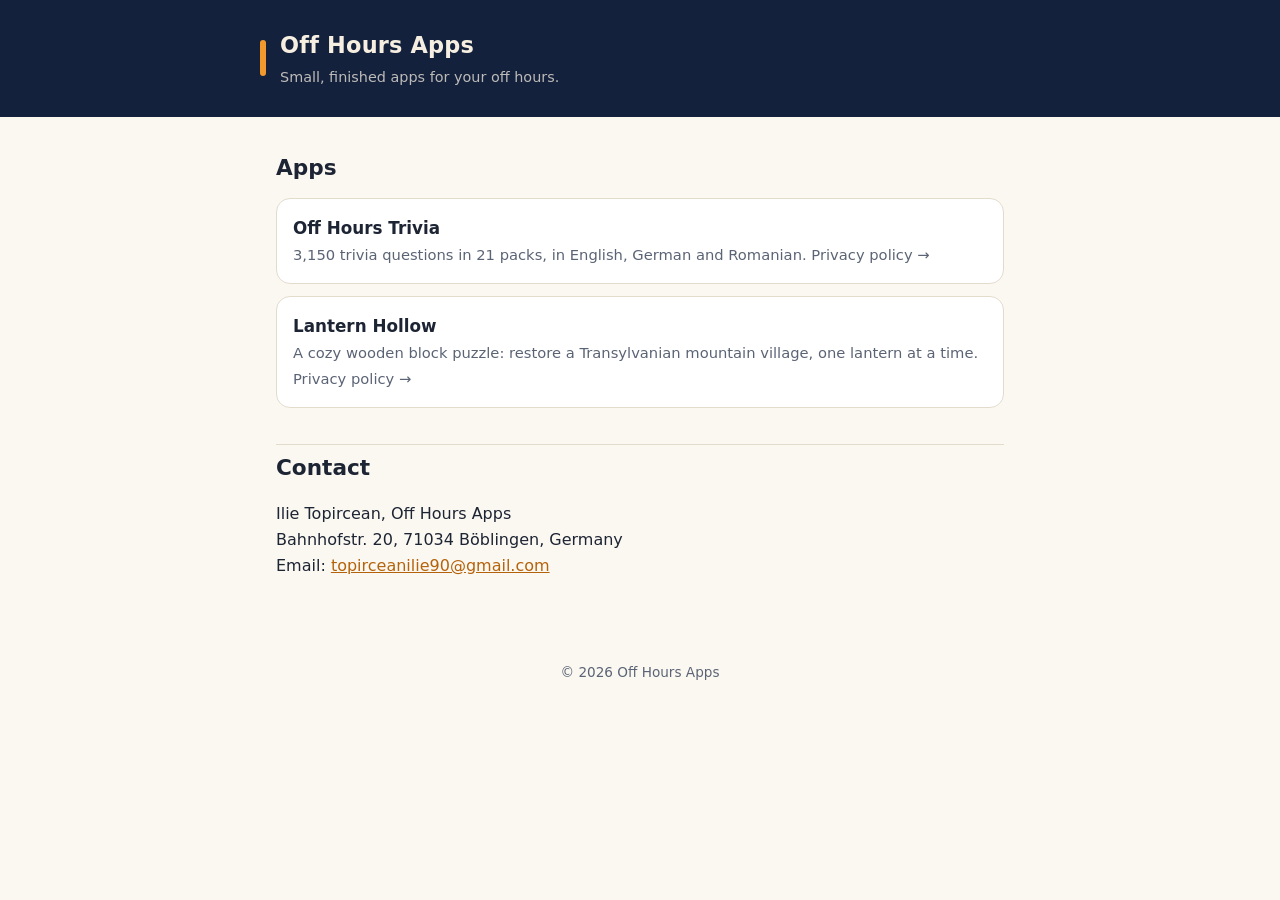
<file: index.html>
<!doctype html>
<html lang="en">
<head>
<meta charset="utf-8">
<meta name="viewport" content="width=device-width, initial-scale=1">
<title>Off Hours Apps</title>
<link rel="stylesheet" href="style.css">
</head>
<body>
<header><div class="wrap"><span class="bar"></span><div><h1>Off Hours Apps</h1><p>Small, finished apps for your off hours.</p></div></div></header>
<main class="wrap">
  <h2>Apps</h2>
  <a class="card" href="trivia-privacy.html">
    <strong>Off Hours Trivia</strong>
    <span class="muted">3,150 trivia questions in 21 packs, in English, German and Romanian. Privacy policy &rarr;</span>
  </a>
  <a class="card" href="lantern-hollow-privacy.html">
    <strong>Lantern Hollow</strong>
    <span class="muted">A cozy wooden block puzzle: restore a Transylvanian mountain village, one lantern at a time. Privacy policy &rarr;</span>
  </a>
  <h2>Contact</h2>
  <p>Ilie Topircean, Off Hours Apps<br>
  Bahnhofstr. 20, 71034 Böblingen, Germany<br>
  Email: <a href="mailto:topirceanilie90@gmail.com">topirceanilie90@gmail.com</a></p>
</main>
<footer>&copy; 2026 Off Hours Apps</footer>
</body>
</html>
</file>
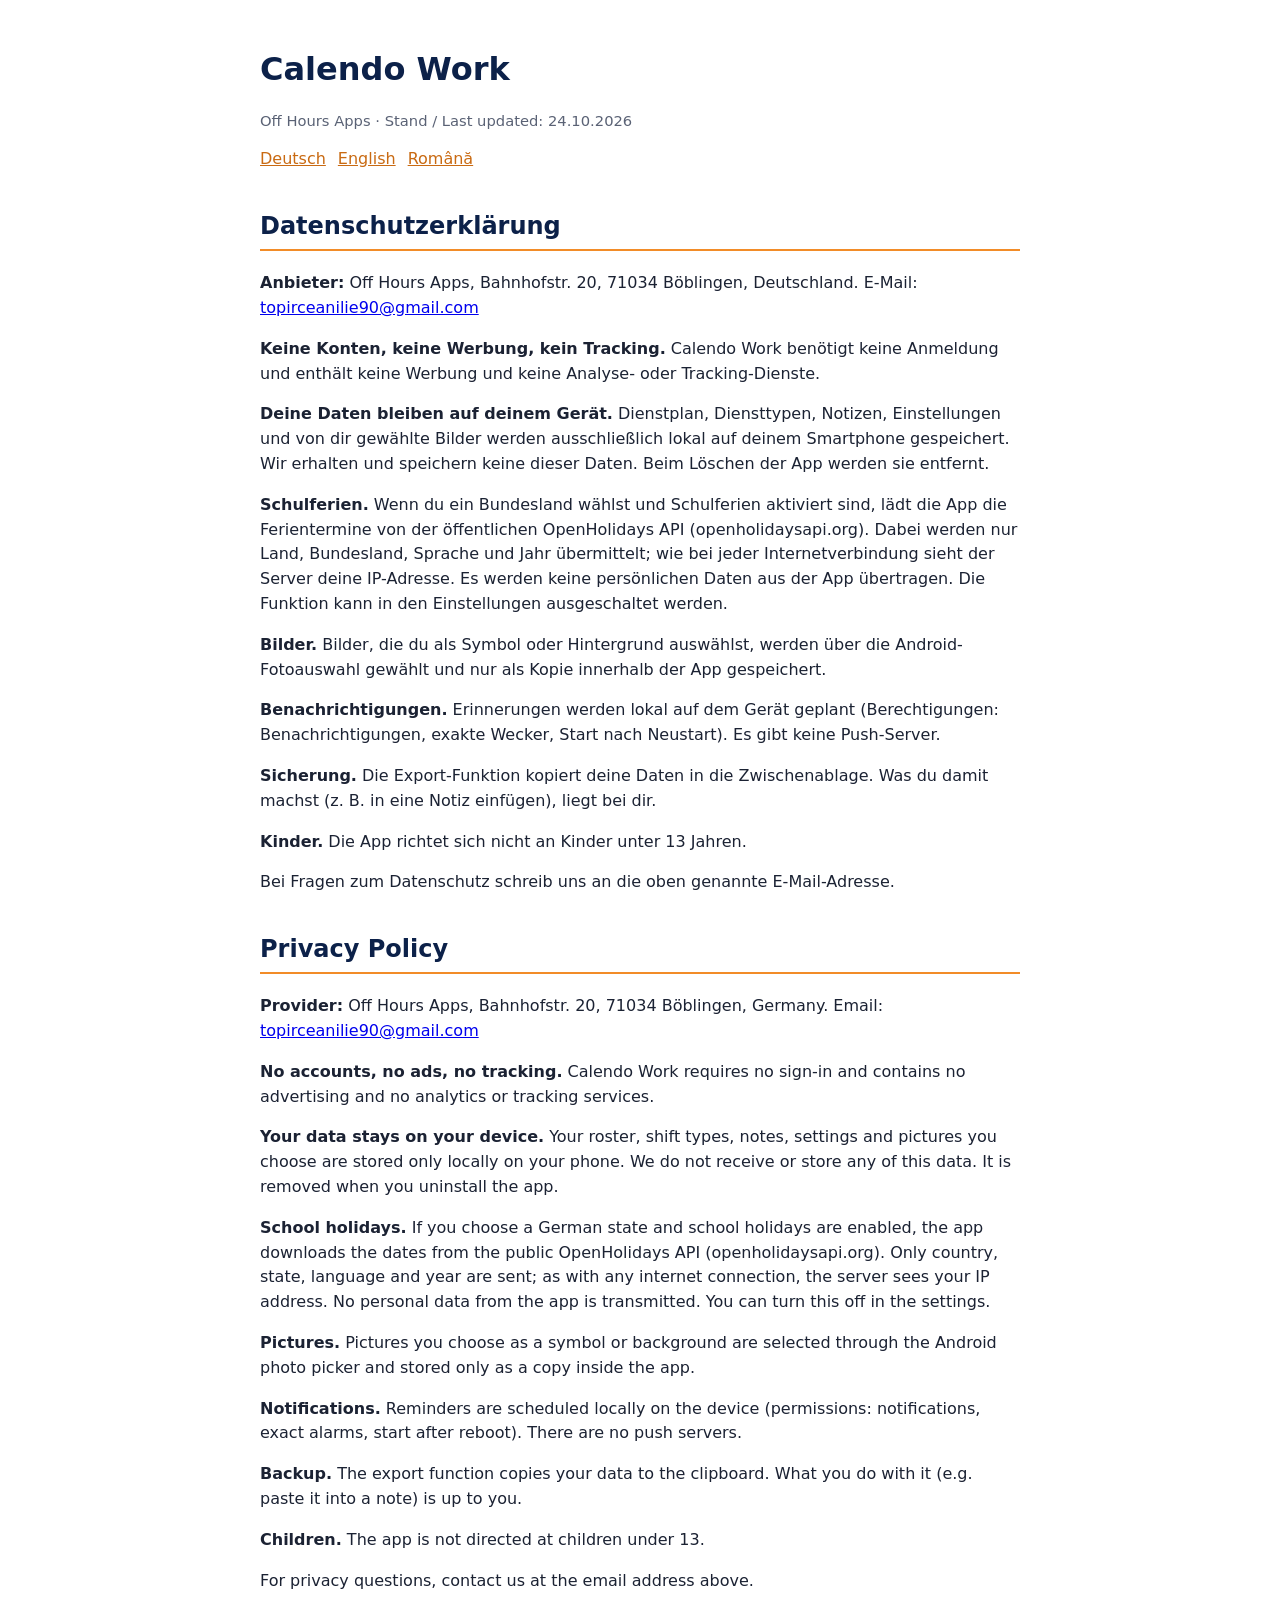
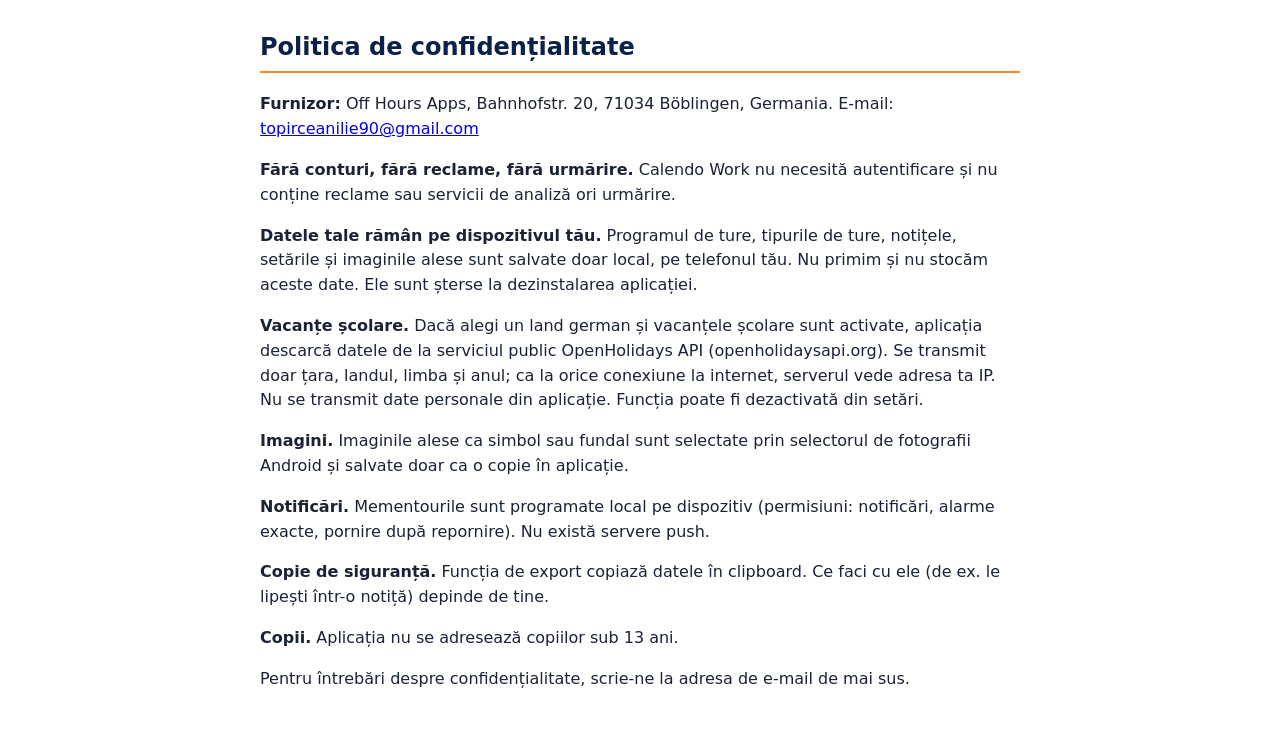
<file: calendo-work-privacy.html>
<!doctype html>
<html lang="de">
<head>
<meta charset="utf-8">
<meta name="viewport" content="width=device-width, initial-scale=1">
<title>Calendo Work – Datenschutz / Privacy Policy</title>
<style>
  body { font-family: system-ui, -apple-system, "Segoe UI", Roboto, sans-serif; max-width: 760px;
         margin: 0 auto; padding: 24px 16px 48px; line-height: 1.55; color: #1b2233; background: #fff; }
  h1 { color: #0C2149; margin-bottom: 4px; }
  h2 { color: #0C2149; margin-top: 36px; border-bottom: 2px solid #F28C28; padding-bottom: 4px; }
  nav a { margin-right: 12px; color: #c96a12; }
  .small { color: #5a6275; font-size: 0.92em; }
</style>
</head>
<body>
<h1>Calendo Work</h1>
<p class="small">Off Hours Apps · Stand / Last updated: 24.10.2026</p>
<nav><a href="#de">Deutsch</a><a href="#en">English</a><a href="#ro">Română</a></nav>

<h2 id="de">Datenschutzerklärung</h2>
<p><strong>Anbieter:</strong> Off Hours Apps, Bahnhofstr. 20, 71034 Böblingen, Deutschland.
E-Mail: <a href="mailto:topirceanilie90@gmail.com">topirceanilie90@gmail.com</a></p>
<p><strong>Keine Konten, keine Werbung, kein Tracking.</strong> Calendo Work benötigt keine Anmeldung und
enthält keine Werbung und keine Analyse- oder Tracking-Dienste.</p>
<p><strong>Deine Daten bleiben auf deinem Gerät.</strong> Dienstplan, Diensttypen, Notizen, Einstellungen und
von dir gewählte Bilder werden ausschließlich lokal auf deinem Smartphone gespeichert. Wir erhalten und
speichern keine dieser Daten. Beim Löschen der App werden sie entfernt.</p>
<p><strong>Schulferien.</strong> Wenn du ein Bundesland wählst und Schulferien aktiviert sind, lädt die App die
Ferientermine von der öffentlichen OpenHolidays API (openholidaysapi.org). Dabei werden nur Land, Bundesland,
Sprache und Jahr übermittelt; wie bei jeder Internetverbindung sieht der Server deine IP-Adresse.
Es werden keine persönlichen Daten aus der App übertragen. Die Funktion kann in den Einstellungen
ausgeschaltet werden.</p>
<p><strong>Bilder.</strong> Bilder, die du als Symbol oder Hintergrund auswählst, werden über die
Android-Fotoauswahl gewählt und nur als Kopie innerhalb der App gespeichert.</p>
<p><strong>Benachrichtigungen.</strong> Erinnerungen werden lokal auf dem Gerät geplant
(Berechtigungen: Benachrichtigungen, exakte Wecker, Start nach Neustart). Es gibt keine Push-Server.</p>
<p><strong>Sicherung.</strong> Die Export-Funktion kopiert deine Daten in die Zwischenablage. Was du damit
machst (z. B. in eine Notiz einfügen), liegt bei dir.</p>
<p><strong>Kinder.</strong> Die App richtet sich nicht an Kinder unter 13 Jahren.</p>
<p>Bei Fragen zum Datenschutz schreib uns an die oben genannte E-Mail-Adresse.</p>

<h2 id="en">Privacy Policy</h2>
<p><strong>Provider:</strong> Off Hours Apps, Bahnhofstr. 20, 71034 Böblingen, Germany.
Email: <a href="mailto:topirceanilie90@gmail.com">topirceanilie90@gmail.com</a></p>
<p><strong>No accounts, no ads, no tracking.</strong> Calendo Work requires no sign-in and contains no
advertising and no analytics or tracking services.</p>
<p><strong>Your data stays on your device.</strong> Your roster, shift types, notes, settings and pictures you
choose are stored only locally on your phone. We do not receive or store any of this data. It is removed when
you uninstall the app.</p>
<p><strong>School holidays.</strong> If you choose a German state and school holidays are enabled, the app
downloads the dates from the public OpenHolidays API (openholidaysapi.org). Only country, state, language and
year are sent; as with any internet connection, the server sees your IP address. No personal data from the
app is transmitted. You can turn this off in the settings.</p>
<p><strong>Pictures.</strong> Pictures you choose as a symbol or background are selected through the Android
photo picker and stored only as a copy inside the app.</p>
<p><strong>Notifications.</strong> Reminders are scheduled locally on the device (permissions: notifications,
exact alarms, start after reboot). There are no push servers.</p>
<p><strong>Backup.</strong> The export function copies your data to the clipboard. What you do with it
(e.g. paste it into a note) is up to you.</p>
<p><strong>Children.</strong> The app is not directed at children under 13.</p>
<p>For privacy questions, contact us at the email address above.</p>

<h2 id="ro">Politica de confidențialitate</h2>
<p><strong>Furnizor:</strong> Off Hours Apps, Bahnhofstr. 20, 71034 Böblingen, Germania.
E-mail: <a href="mailto:topirceanilie90@gmail.com">topirceanilie90@gmail.com</a></p>
<p><strong>Fără conturi, fără reclame, fără urmărire.</strong> Calendo Work nu necesită autentificare și nu
conține reclame sau servicii de analiză ori urmărire.</p>
<p><strong>Datele tale rămân pe dispozitivul tău.</strong> Programul de ture, tipurile de ture, notițele,
setările și imaginile alese sunt salvate doar local, pe telefonul tău. Nu primim și nu stocăm aceste date.
Ele sunt șterse la dezinstalarea aplicației.</p>
<p><strong>Vacanțe școlare.</strong> Dacă alegi un land german și vacanțele școlare sunt activate, aplicația
descarcă datele de la serviciul public OpenHolidays API (openholidaysapi.org). Se transmit doar țara, landul,
limba și anul; ca la orice conexiune la internet, serverul vede adresa ta IP. Nu se transmit date personale
din aplicație. Funcția poate fi dezactivată din setări.</p>
<p><strong>Imagini.</strong> Imaginile alese ca simbol sau fundal sunt selectate prin selectorul de fotografii
Android și salvate doar ca o copie în aplicație.</p>
<p><strong>Notificări.</strong> Mementourile sunt programate local pe dispozitiv (permisiuni: notificări,
alarme exacte, pornire după repornire). Nu există servere push.</p>
<p><strong>Copie de siguranță.</strong> Funcția de export copiază datele în clipboard. Ce faci cu ele
(de ex. le lipești într-o notiță) depinde de tine.</p>
<p><strong>Copii.</strong> Aplicația nu se adresează copiilor sub 13 ani.</p>
<p>Pentru întrebări despre confidențialitate, scrie-ne la adresa de e-mail de mai sus.</p>
</body>
</html>
</file>
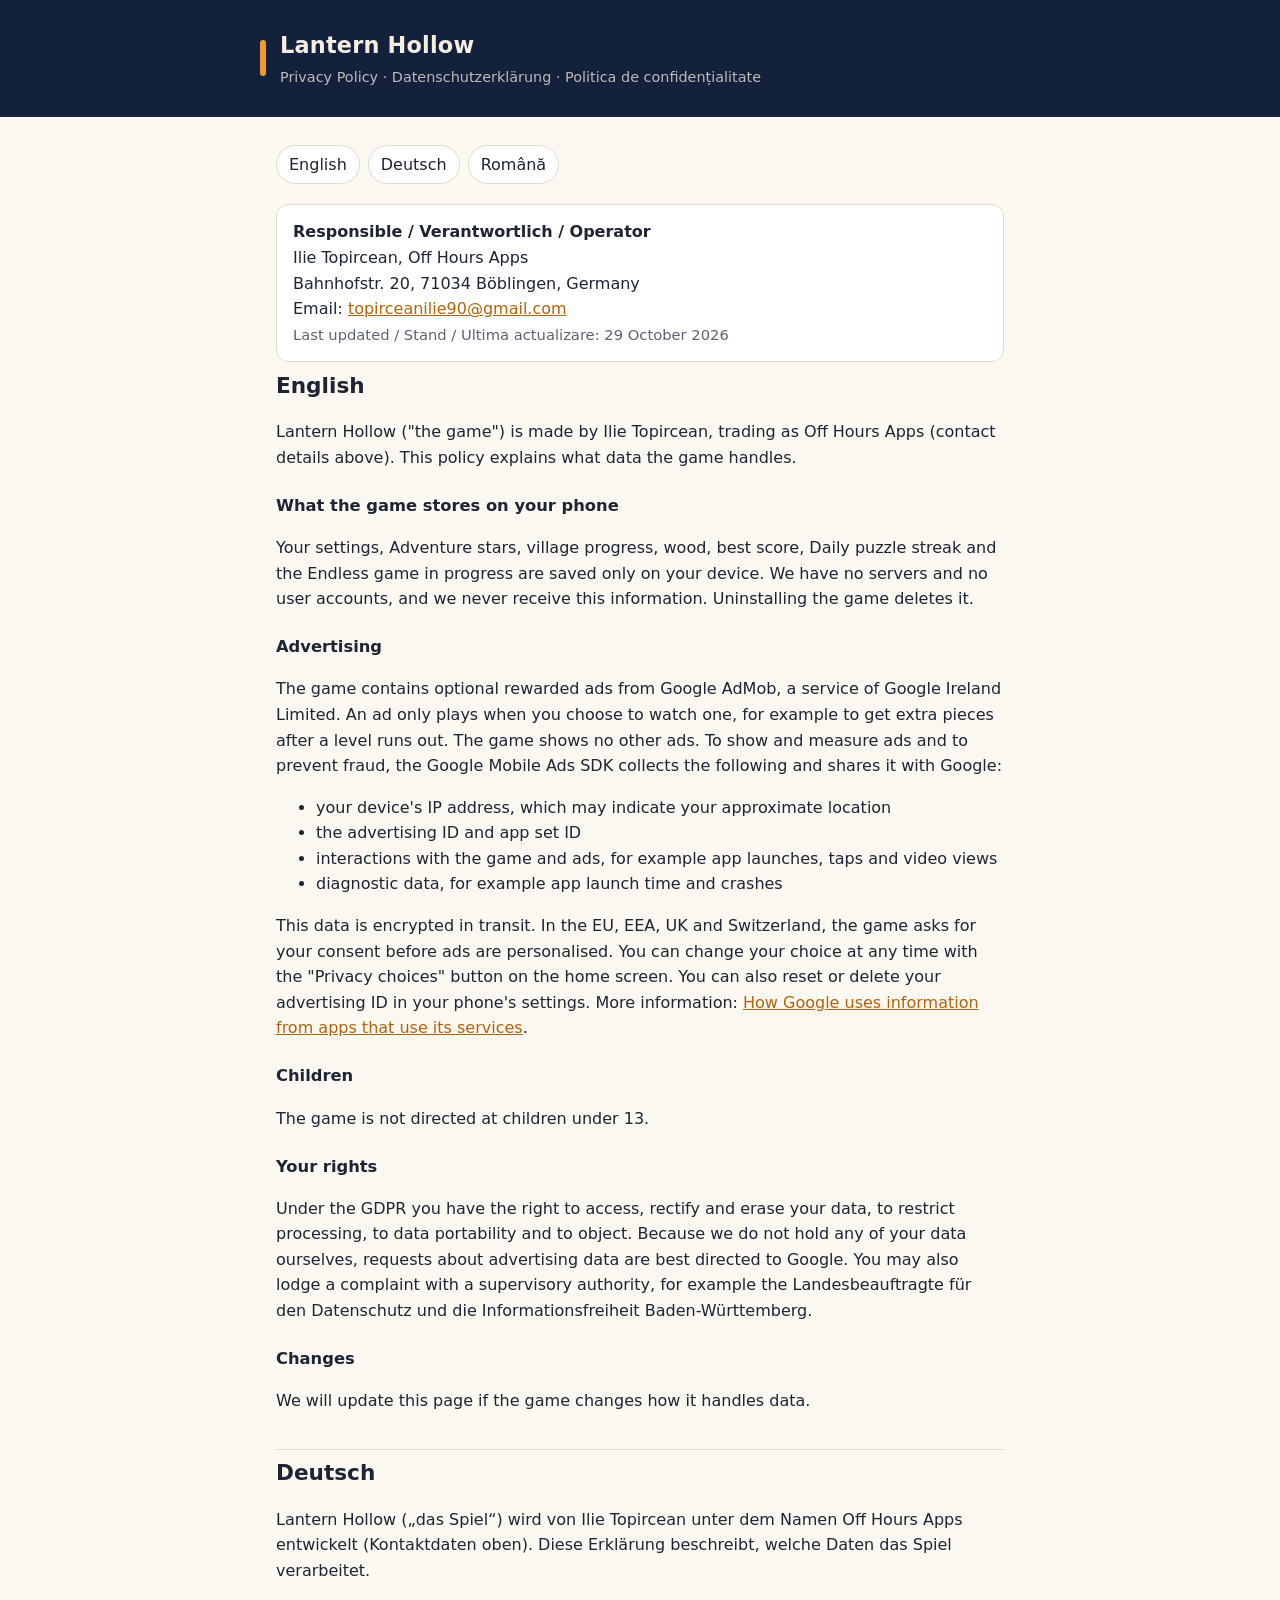
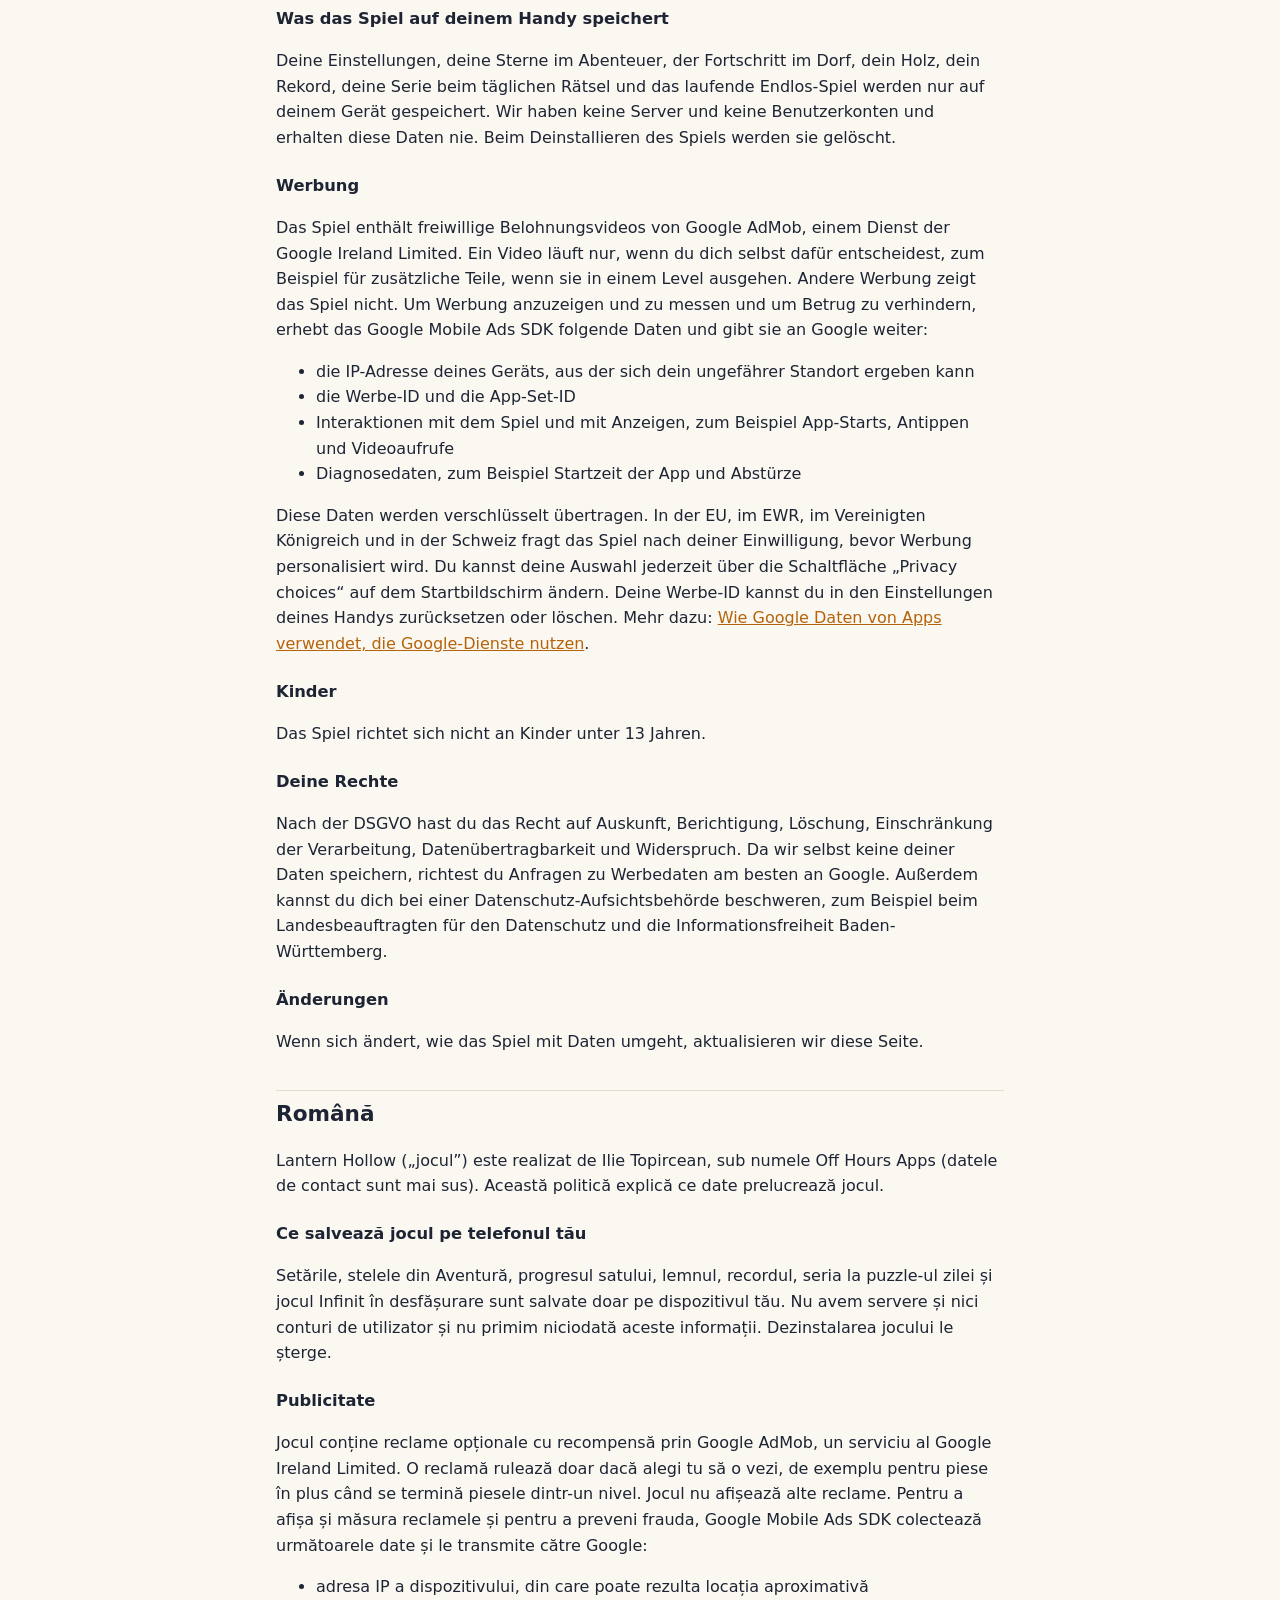
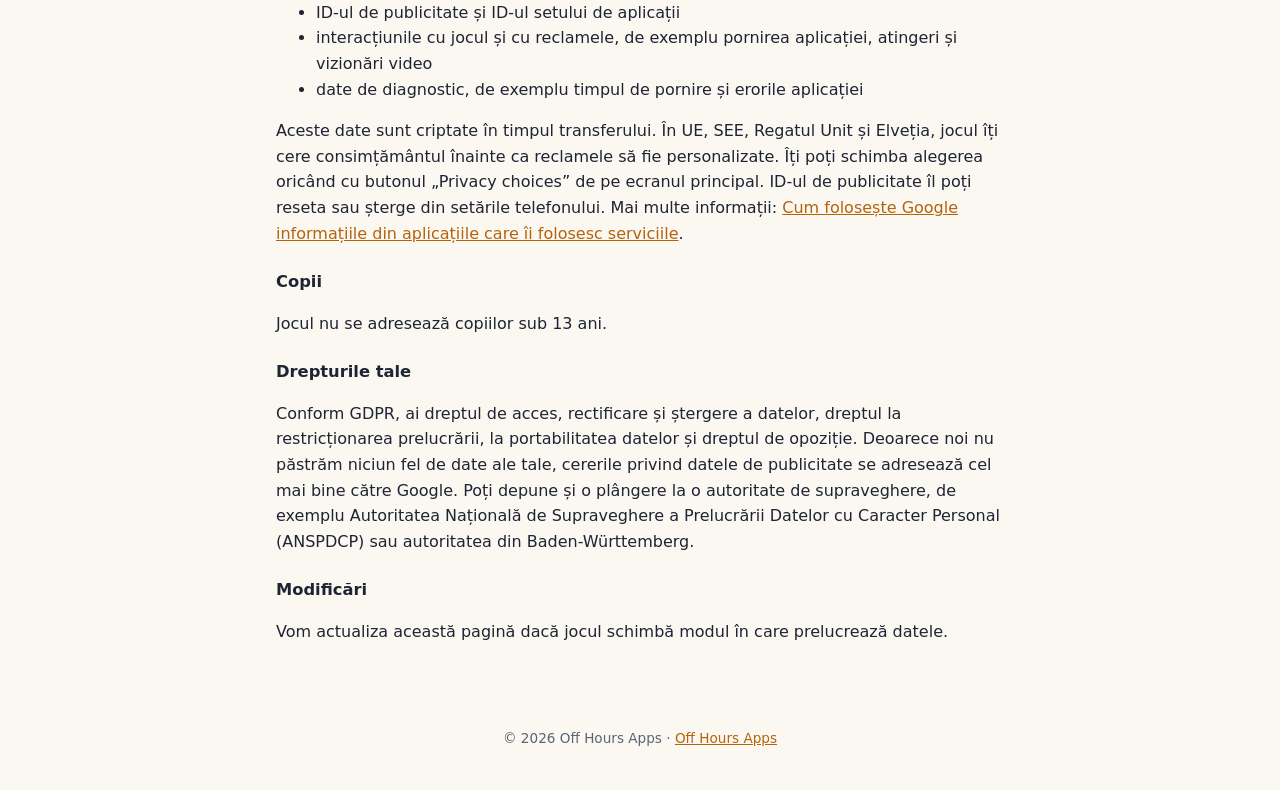
<file: lantern-hollow-privacy.html>
<!doctype html>
<html lang="en">
<head>
<meta charset="utf-8">
<meta name="viewport" content="width=device-width, initial-scale=1">
<title>Lantern Hollow Privacy</title>
<link rel="stylesheet" href="style.css">
</head>
<body>
<header><div class="wrap"><span class="bar"></span><div><h1>Lantern Hollow</h1><p>Privacy Policy &middot; Datenschutzerklärung &middot; Politica de confidențialitate</p></div></div></header>
<main class="wrap">
<nav class="lang"><a href="#en">English</a><a href="#de">Deutsch</a><a href="#ro">Română</a></nav>

<div class="box">
<strong>Responsible / Verantwortlich / Operator</strong><br>
Ilie Topircean, Off Hours Apps<br>
Bahnhofstr. 20, 71034 Böblingen, Germany<br>
Email: <a href="mailto:topirceanilie90@gmail.com">topirceanilie90@gmail.com</a><br>
<span class="muted">Last updated / Stand / Ultima actualizare: 29 October 2026</span>
</div>

<!-- ============ ENGLISH ============ -->
<h2 id="en">English</h2>
<p>Lantern Hollow ("the game") is made by Ilie Topircean, trading as Off Hours Apps (contact details above). This policy explains what data the game handles.</p>

<h3>What the game stores on your phone</h3>
<p>Your settings, Adventure stars, village progress, wood, best score, Daily puzzle streak and the Endless game in progress are saved only on your device. We have no servers and no user accounts, and we never receive this information. Uninstalling the game deletes it.</p>

<h3>Advertising</h3>
<p>The game contains optional rewarded ads from Google AdMob, a service of Google Ireland Limited. An ad only plays when you choose to watch one, for example to get extra pieces after a level runs out. The game shows no other ads. To show and measure ads and to prevent fraud, the Google Mobile Ads SDK collects the following and shares it with Google:</p>
<ul>
<li>your device's IP address, which may indicate your approximate location</li>
<li>the advertising ID and app set ID</li>
<li>interactions with the game and ads, for example app launches, taps and video views</li>
<li>diagnostic data, for example app launch time and crashes</li>
</ul>
<p>This data is encrypted in transit. In the EU, EEA, UK and Switzerland, the game asks for your consent before ads are personalised. You can change your choice at any time with the "Privacy choices" button on the home screen. You can also reset or delete your advertising ID in your phone's settings. More information: <a href="https://policies.google.com/technologies/partner-sites">How Google uses information from apps that use its services</a>.</p>

<h3>Children</h3>
<p>The game is not directed at children under 13.</p>

<h3>Your rights</h3>
<p>Under the GDPR you have the right to access, rectify and erase your data, to restrict processing, to data portability and to object. Because we do not hold any of your data ourselves, requests about advertising data are best directed to Google. You may also lodge a complaint with a supervisory authority, for example the Landesbeauftragte für den Datenschutz und die Informationsfreiheit Baden-Württemberg.</p>

<h3>Changes</h3>
<p>We will update this page if the game changes how it handles data.</p>

<!-- ============ DEUTSCH ============ -->
<h2 id="de">Deutsch</h2>
<p>Lantern Hollow („das Spiel“) wird von Ilie Topircean unter dem Namen Off Hours Apps entwickelt (Kontaktdaten oben). Diese Erklärung beschreibt, welche Daten das Spiel verarbeitet.</p>

<h3>Was das Spiel auf deinem Handy speichert</h3>
<p>Deine Einstellungen, deine Sterne im Abenteuer, der Fortschritt im Dorf, dein Holz, dein Rekord, deine Serie beim täglichen Rätsel und das laufende Endlos-Spiel werden nur auf deinem Gerät gespeichert. Wir haben keine Server und keine Benutzerkonten und erhalten diese Daten nie. Beim Deinstallieren des Spiels werden sie gelöscht.</p>

<h3>Werbung</h3>
<p>Das Spiel enthält freiwillige Belohnungsvideos von Google AdMob, einem Dienst der Google Ireland Limited. Ein Video läuft nur, wenn du dich selbst dafür entscheidest, zum Beispiel für zusätzliche Teile, wenn sie in einem Level ausgehen. Andere Werbung zeigt das Spiel nicht. Um Werbung anzuzeigen und zu messen und um Betrug zu verhindern, erhebt das Google Mobile Ads SDK folgende Daten und gibt sie an Google weiter:</p>
<ul>
<li>die IP-Adresse deines Geräts, aus der sich dein ungefährer Standort ergeben kann</li>
<li>die Werbe-ID und die App-Set-ID</li>
<li>Interaktionen mit dem Spiel und mit Anzeigen, zum Beispiel App-Starts, Antippen und Videoaufrufe</li>
<li>Diagnosedaten, zum Beispiel Startzeit der App und Abstürze</li>
</ul>
<p>Diese Daten werden verschlüsselt übertragen. In der EU, im EWR, im Vereinigten Königreich und in der Schweiz fragt das Spiel nach deiner Einwilligung, bevor Werbung personalisiert wird. Du kannst deine Auswahl jederzeit über die Schaltfläche „Privacy choices“ auf dem Startbildschirm ändern. Deine Werbe-ID kannst du in den Einstellungen deines Handys zurücksetzen oder löschen. Mehr dazu: <a href="https://policies.google.com/technologies/partner-sites?hl=de">Wie Google Daten von Apps verwendet, die Google-Dienste nutzen</a>.</p>

<h3>Kinder</h3>
<p>Das Spiel richtet sich nicht an Kinder unter 13 Jahren.</p>

<h3>Deine Rechte</h3>
<p>Nach der DSGVO hast du das Recht auf Auskunft, Berichtigung, Löschung, Einschränkung der Verarbeitung, Datenübertragbarkeit und Widerspruch. Da wir selbst keine deiner Daten speichern, richtest du Anfragen zu Werbedaten am besten an Google. Außerdem kannst du dich bei einer Datenschutz-Aufsichtsbehörde beschweren, zum Beispiel beim Landesbeauftragten für den Datenschutz und die Informationsfreiheit Baden-Württemberg.</p>

<h3>Änderungen</h3>
<p>Wenn sich ändert, wie das Spiel mit Daten umgeht, aktualisieren wir diese Seite.</p>

<!-- ============ ROMÂNĂ ============ -->
<h2 id="ro">Română</h2>
<p>Lantern Hollow („jocul”) este realizat de Ilie Topircean, sub numele Off Hours Apps (datele de contact sunt mai sus). Această politică explică ce date prelucrează jocul.</p>

<h3>Ce salvează jocul pe telefonul tău</h3>
<p>Setările, stelele din Aventură, progresul satului, lemnul, recordul, seria la puzzle-ul zilei și jocul Infinit în desfășurare sunt salvate doar pe dispozitivul tău. Nu avem servere și nici conturi de utilizator și nu primim niciodată aceste informații. Dezinstalarea jocului le șterge.</p>

<h3>Publicitate</h3>
<p>Jocul conține reclame opționale cu recompensă prin Google AdMob, un serviciu al Google Ireland Limited. O reclamă rulează doar dacă alegi tu să o vezi, de exemplu pentru piese în plus când se termină piesele dintr-un nivel. Jocul nu afișează alte reclame. Pentru a afișa și măsura reclamele și pentru a preveni frauda, Google Mobile Ads SDK colectează următoarele date și le transmite către Google:</p>
<ul>
<li>adresa IP a dispozitivului, din care poate rezulta locația aproximativă</li>
<li>ID-ul de publicitate și ID-ul setului de aplicații</li>
<li>interacțiunile cu jocul și cu reclamele, de exemplu pornirea aplicației, atingeri și vizionări video</li>
<li>date de diagnostic, de exemplu timpul de pornire și erorile aplicației</li>
</ul>
<p>Aceste date sunt criptate în timpul transferului. În UE, SEE, Regatul Unit și Elveția, jocul îți cere consimțământul înainte ca reclamele să fie personalizate. Îți poți schimba alegerea oricând cu butonul „Privacy choices” de pe ecranul principal. ID-ul de publicitate îl poți reseta sau șterge din setările telefonului. Mai multe informații: <a href="https://policies.google.com/technologies/partner-sites?hl=ro">Cum folosește Google informațiile din aplicațiile care îi folosesc serviciile</a>.</p>

<h3>Copii</h3>
<p>Jocul nu se adresează copiilor sub 13 ani.</p>

<h3>Drepturile tale</h3>
<p>Conform GDPR, ai dreptul de acces, rectificare și ștergere a datelor, dreptul la restricționarea prelucrării, la portabilitatea datelor și dreptul de opoziție. Deoarece noi nu păstrăm niciun fel de date ale tale, cererile privind datele de publicitate se adresează cel mai bine către Google. Poți depune și o plângere la o autoritate de supraveghere, de exemplu Autoritatea Națională de Supraveghere a Prelucrării Datelor cu Caracter Personal (ANSPDCP) sau autoritatea din Baden-Württemberg.</p>

<h3>Modificări</h3>
<p>Vom actualiza această pagină dacă jocul schimbă modul în care prelucrează datele.</p>
</main>
<footer>&copy; 2026 Off Hours Apps &middot; <a href="index.html">Off Hours Apps</a></footer>
</body>
</html>
</file>
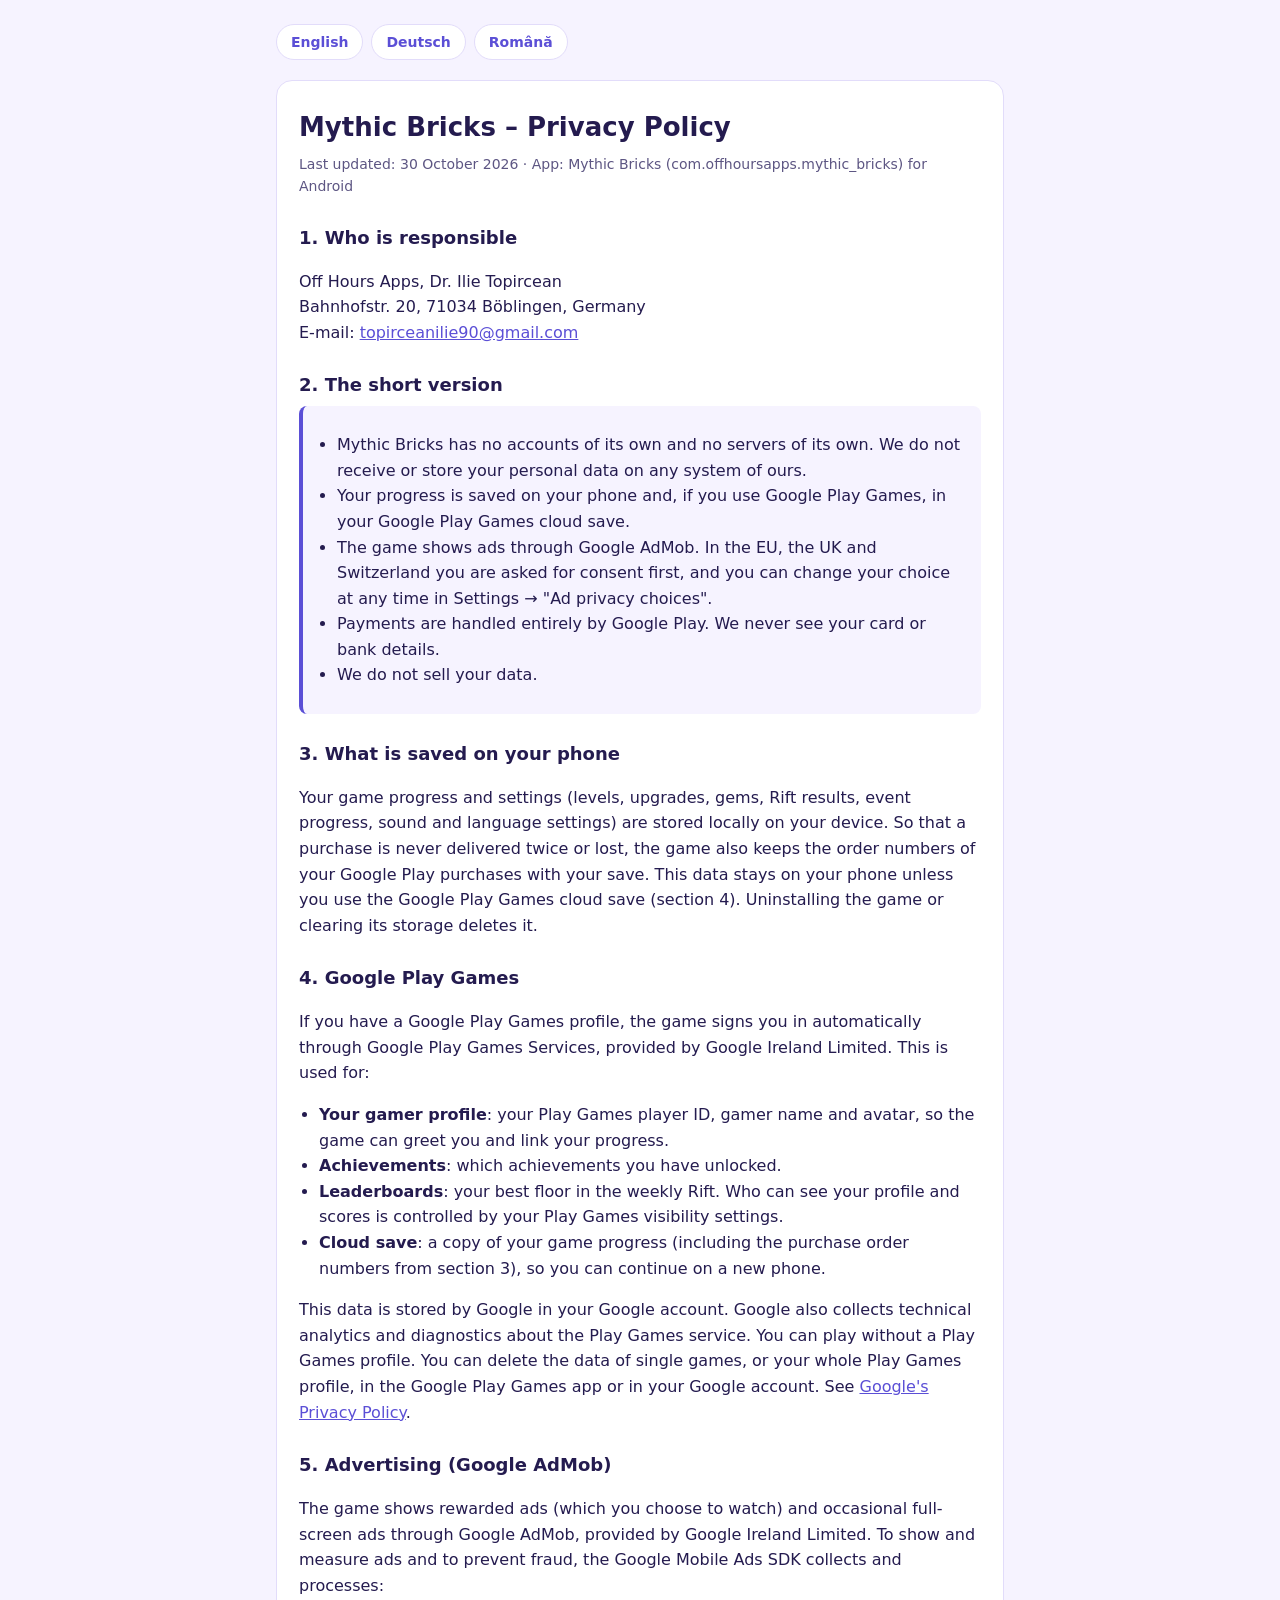
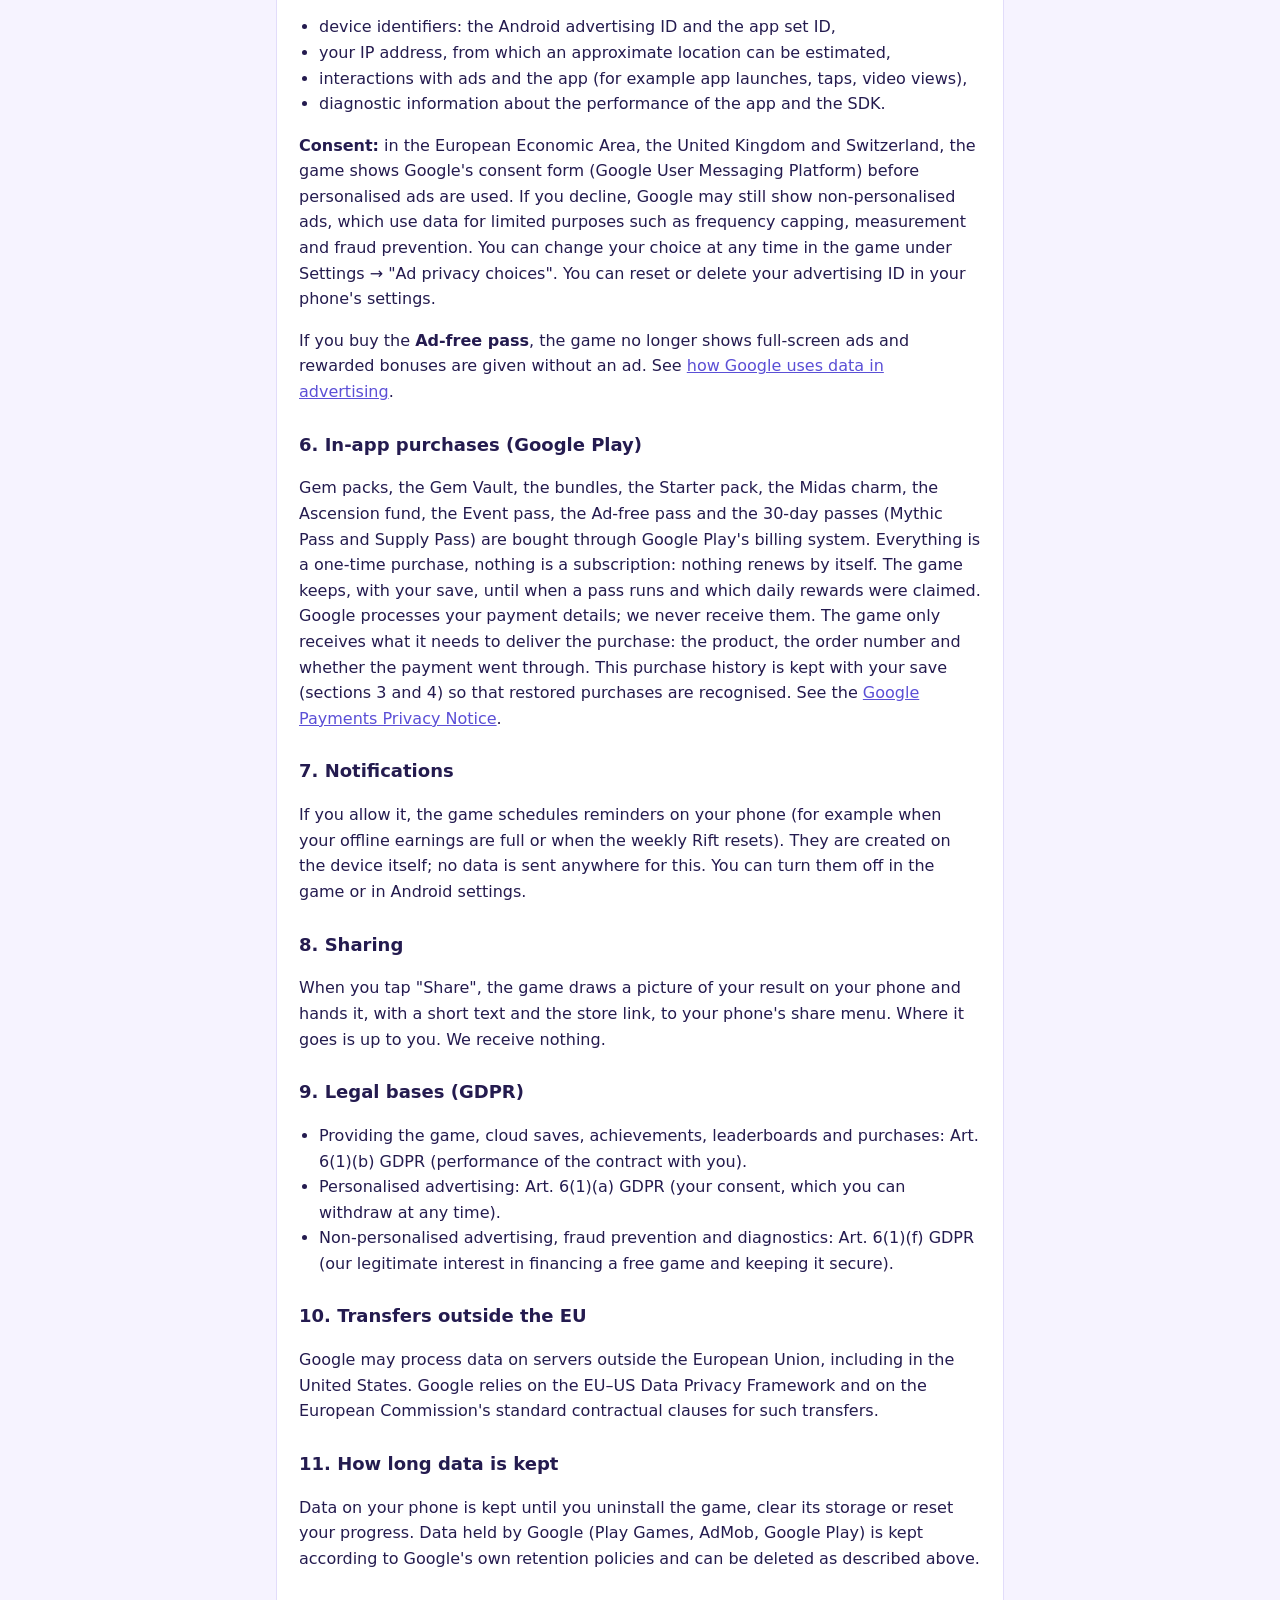
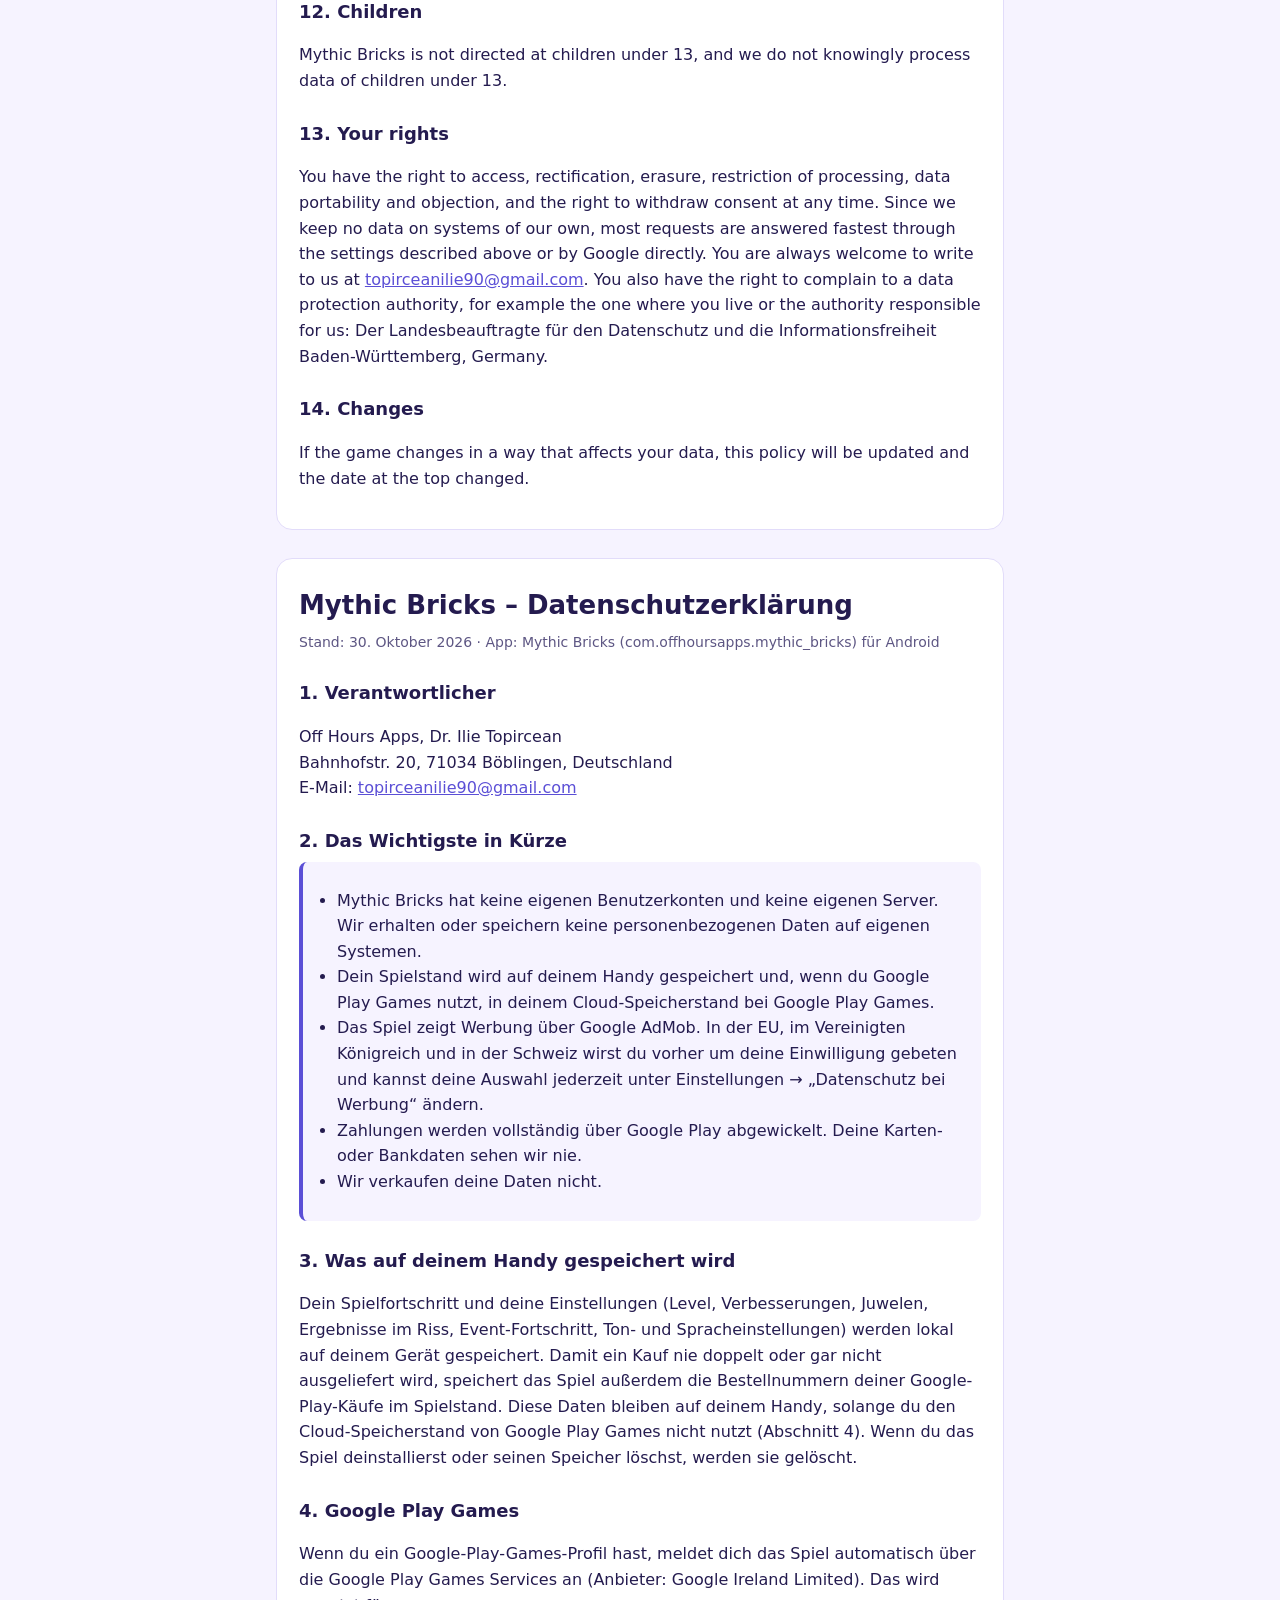
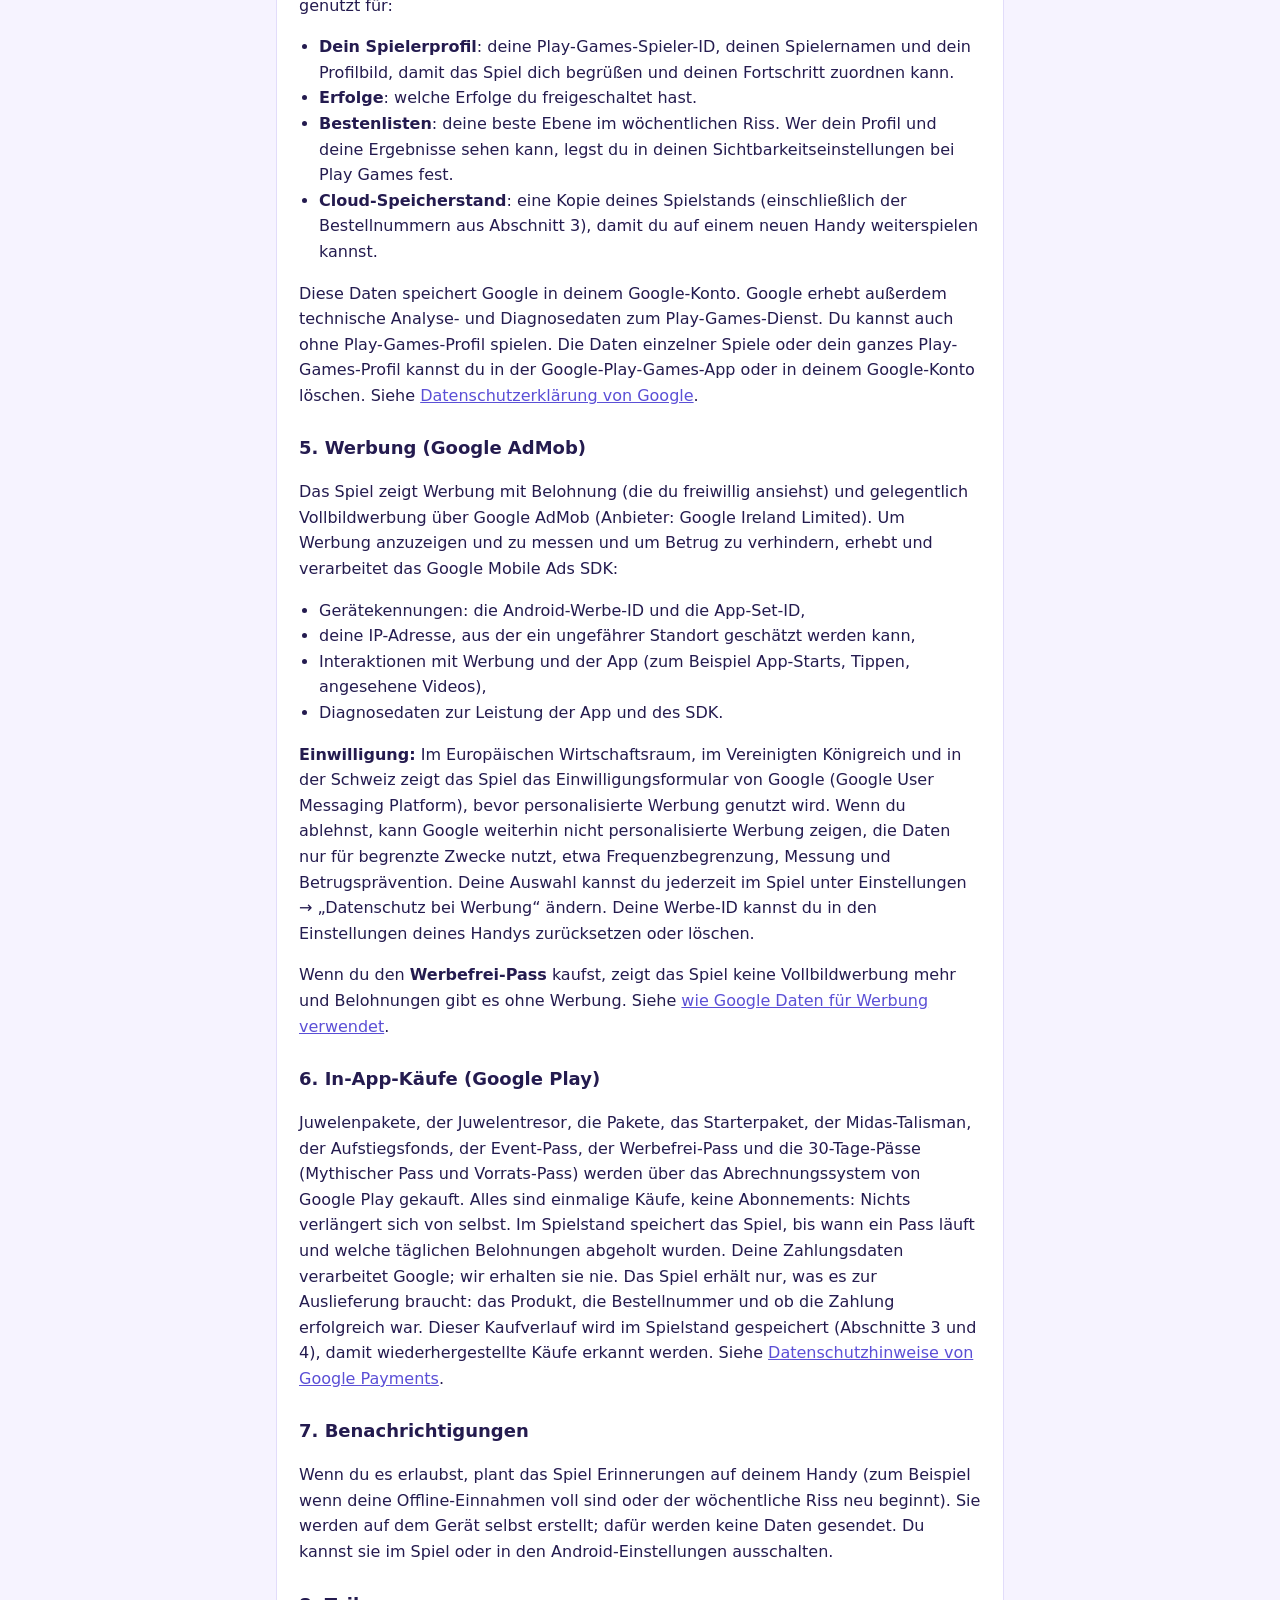
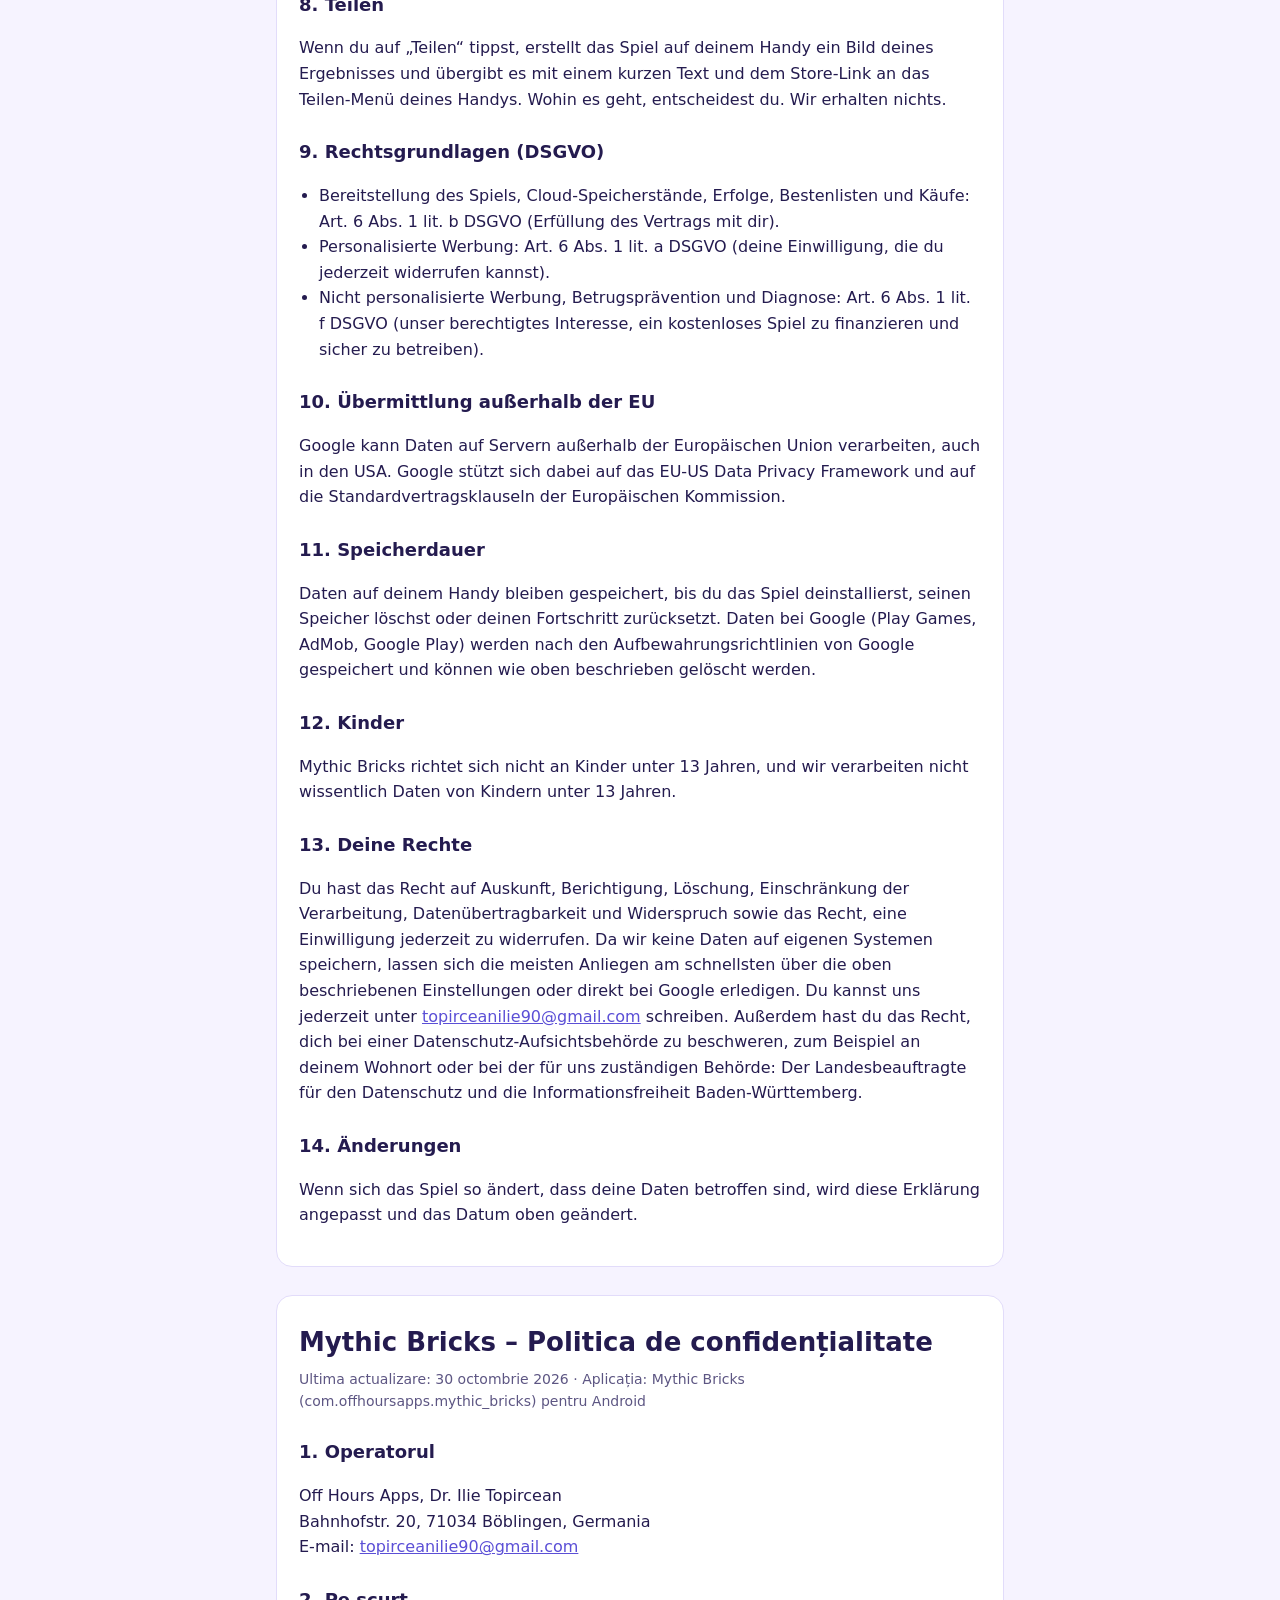
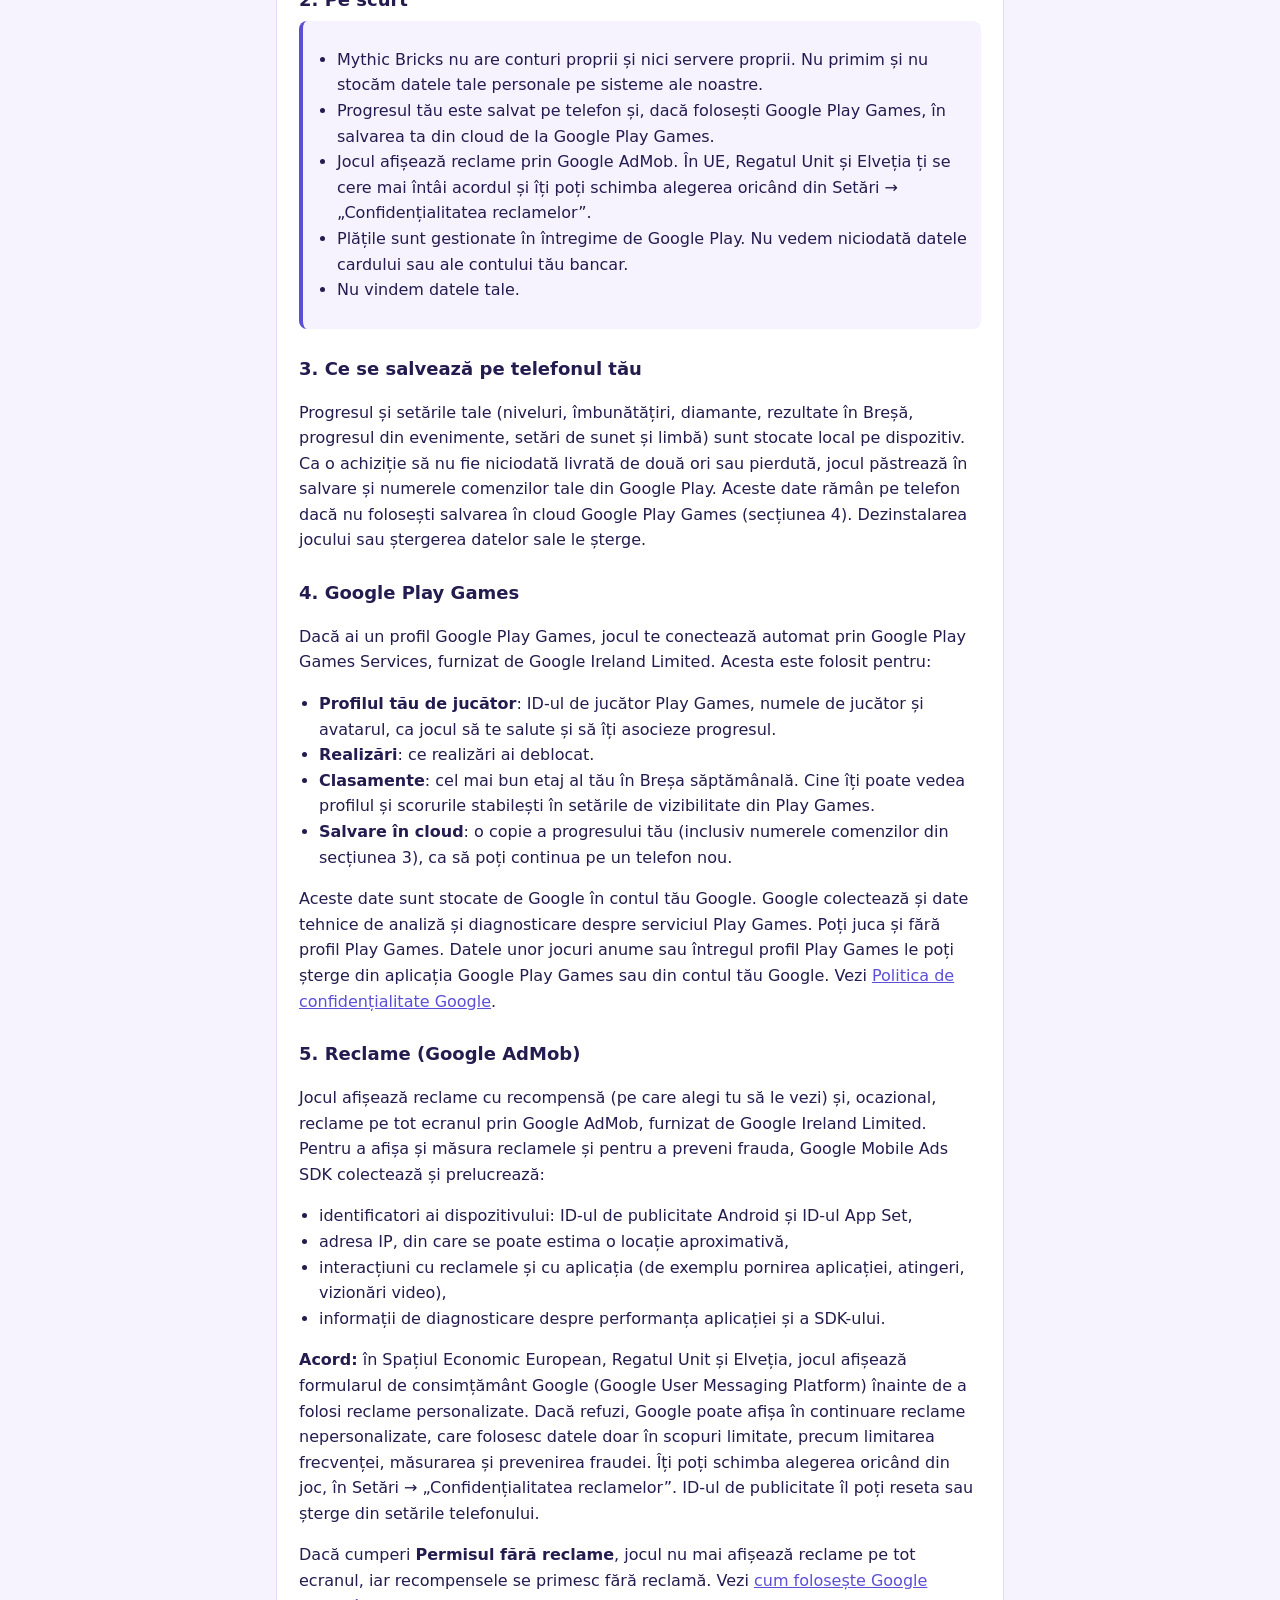
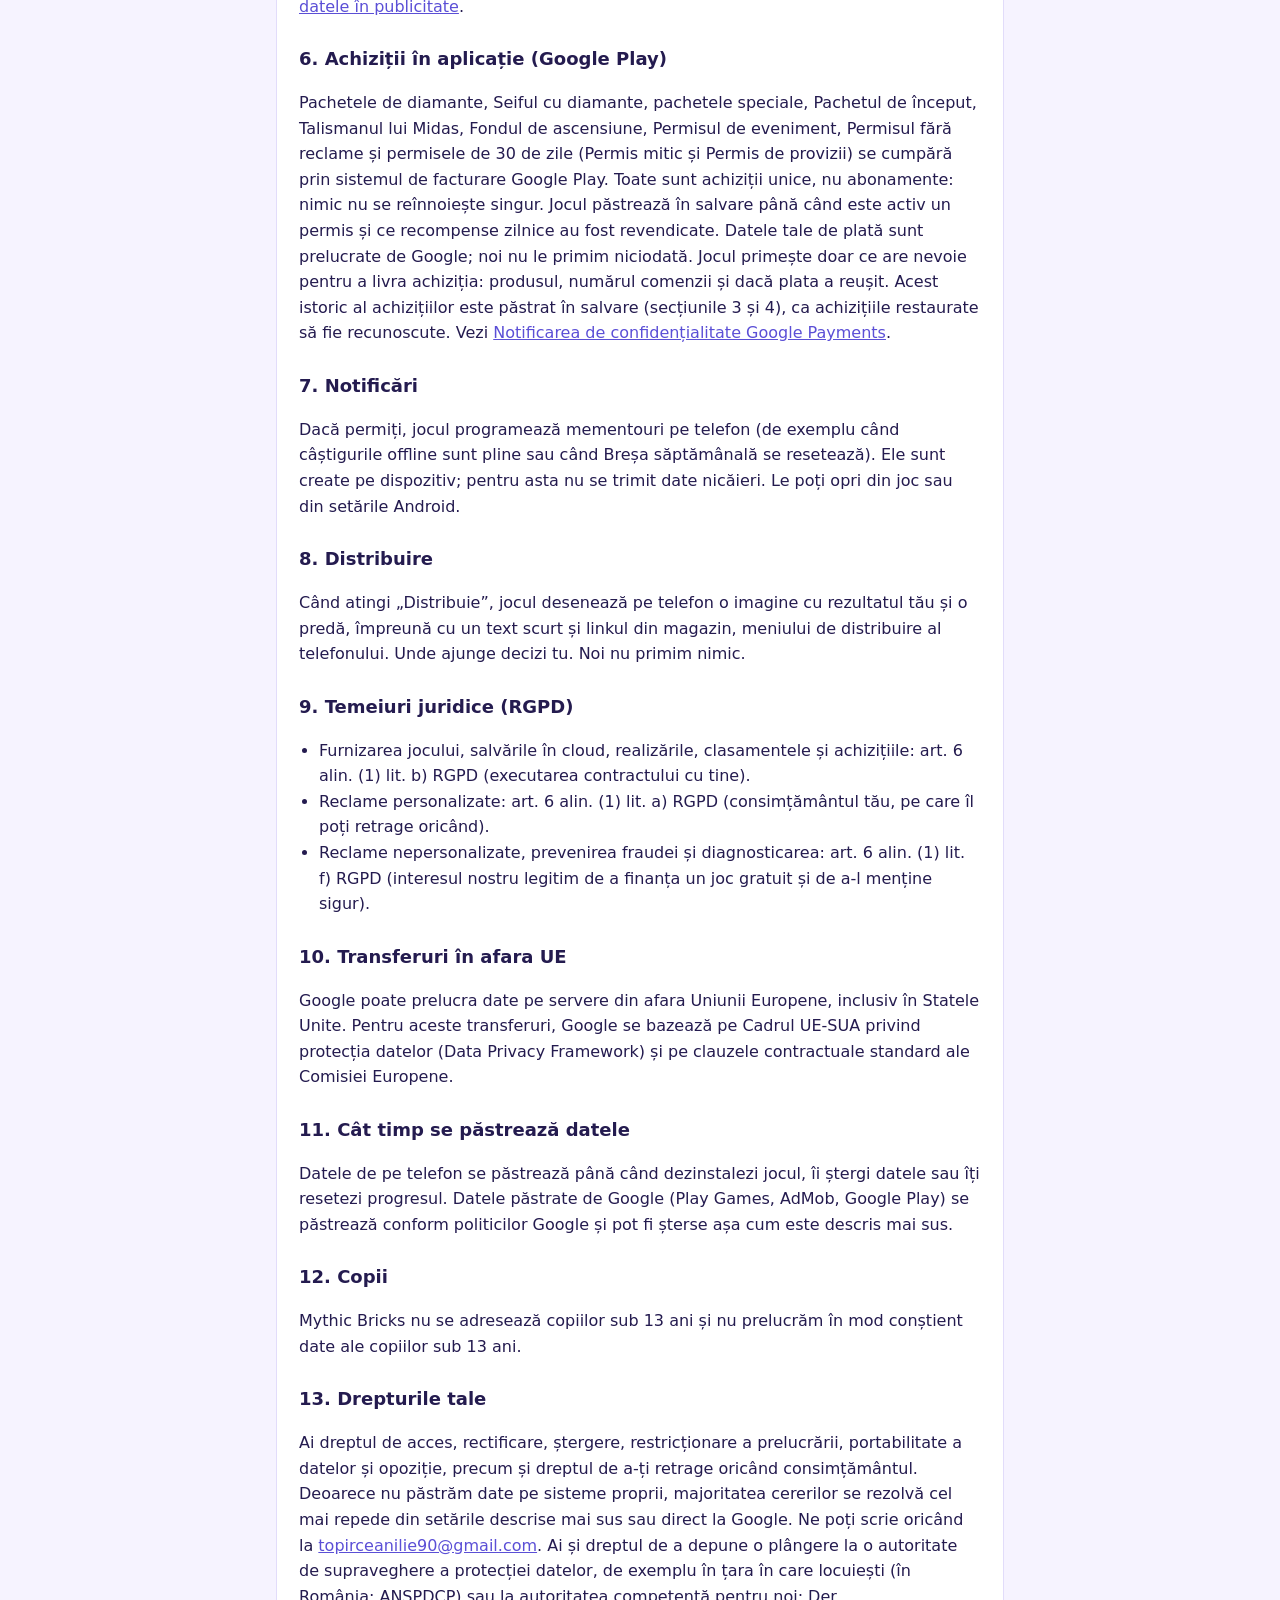
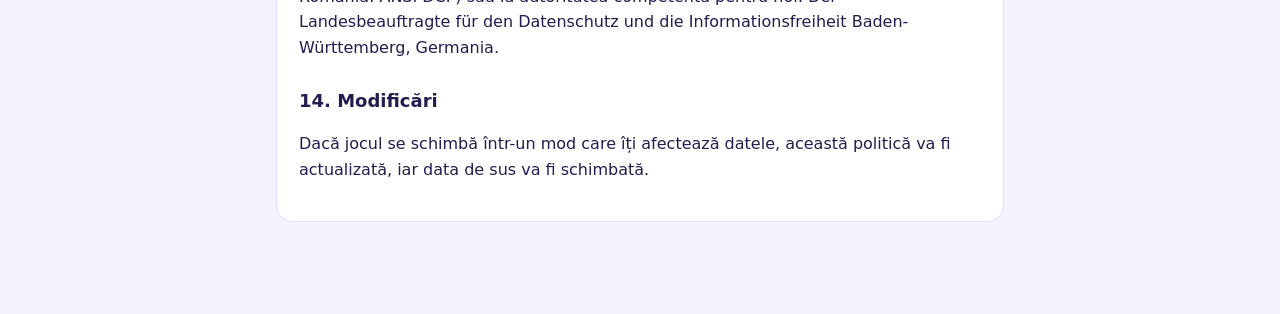
<file: mythic-bricks-privacy.html>
<!doctype html>
<html lang="en">
<head>
<meta charset="utf-8">
<meta name="viewport" content="width=device-width, initial-scale=1">
<title>Mythic Bricks – Privacy Policy</title>
<style>
  :root { --bg:#f6f3ff; --card:#ffffff; --ink:#241b4f; --muted:#5d5683; --accent:#5b4fd6; --line:#e2dcfa; }
  @media (prefers-color-scheme: dark) {
    :root { --bg:#14112b; --card:#1d1940; --ink:#efeaff; --muted:#b4acdb; --accent:#a99dff; --line:#332d63; }
  }
  * { box-sizing:border-box; }
  body { margin:0; background:var(--bg); color:var(--ink); font:16px/1.6 system-ui,-apple-system,"Segoe UI",Roboto,sans-serif; }
  main { max-width:760px; margin:0 auto; padding:24px 16px 64px; }
  nav { display:flex; gap:8px; flex-wrap:wrap; margin:0 0 20px; }
  nav a { padding:6px 14px; border:1px solid var(--line); border-radius:999px; background:var(--card); color:var(--accent); text-decoration:none; font-weight:600; font-size:14px; }
  section.lang { background:var(--card); border:1px solid var(--line); border-radius:16px; padding:8px 22px 22px; margin-bottom:28px; }
  h1 { font-size:26px; margin:18px 0 4px; }
  h2 { font-size:18px; margin:26px 0 6px; }
  p, li { color:var(--ink); }
  .meta { color:var(--muted); font-size:14px; margin:0 0 12px; }
  ul { padding-left:20px; }
  a { color:var(--accent); }
  .box { border-left:4px solid var(--accent); background:var(--bg); padding:10px 14px; border-radius:8px; }
</style>
</head>
<body>
<main>
<nav>
  <a href="#en">English</a>
  <a href="#de">Deutsch</a>
  <a href="#ro">Română</a>
</nav>

<!-- ============================ ENGLISH ============================ -->
<section class="lang" id="en" lang="en">
<h1>Mythic Bricks – Privacy Policy</h1>
<p class="meta">Last updated: 30 October 2026 · App: Mythic Bricks (com.offhoursapps.mythic_bricks) for Android</p>

<h2>1. Who is responsible</h2>
<p>Off Hours Apps, Dr. Ilie Topircean<br>
Bahnhofstr. 20, 71034 Böblingen, Germany<br>
E-mail: <a href="mailto:topirceanilie90@gmail.com">topirceanilie90@gmail.com</a></p>

<h2>2. The short version</h2>
<div class="box"><ul>
  <li>Mythic Bricks has no accounts of its own and no servers of its own. We do not receive or store your personal data on any system of ours.</li>
  <li>Your progress is saved on your phone and, if you use Google Play Games, in your Google Play Games cloud save.</li>
  <li>The game shows ads through Google AdMob. In the EU, the UK and Switzerland you are asked for consent first, and you can change your choice at any time in Settings → "Ad privacy choices".</li>
  <li>Payments are handled entirely by Google Play. We never see your card or bank details.</li>
  <li>We do not sell your data.</li>
</ul></div>

<h2>3. What is saved on your phone</h2>
<p>Your game progress and settings (levels, upgrades, gems, Rift results, event progress, sound and language settings) are stored locally on your device. So that a purchase is never delivered twice or lost, the game also keeps the order numbers of your Google Play purchases with your save. This data stays on your phone unless you use the Google Play Games cloud save (section 4). Uninstalling the game or clearing its storage deletes it.</p>

<h2>4. Google Play Games</h2>
<p>If you have a Google Play Games profile, the game signs you in automatically through Google Play Games Services, provided by Google Ireland Limited. This is used for:</p>
<ul>
  <li><b>Your gamer profile</b>: your Play Games player ID, gamer name and avatar, so the game can greet you and link your progress.</li>
  <li><b>Achievements</b>: which achievements you have unlocked.</li>
  <li><b>Leaderboards</b>: your best floor in the weekly Rift. Who can see your profile and scores is controlled by your Play Games visibility settings.</li>
  <li><b>Cloud save</b>: a copy of your game progress (including the purchase order numbers from section 3), so you can continue on a new phone.</li>
</ul>
<p>This data is stored by Google in your Google account. Google also collects technical analytics and diagnostics about the Play Games service. You can play without a Play Games profile. You can delete the data of single games, or your whole Play Games profile, in the Google Play Games app or in your Google account. See <a href="https://policies.google.com/privacy">Google's Privacy Policy</a>.</p>

<h2>5. Advertising (Google AdMob)</h2>
<p>The game shows rewarded ads (which you choose to watch) and occasional full-screen ads through Google AdMob, provided by Google Ireland Limited. To show and measure ads and to prevent fraud, the Google Mobile Ads SDK collects and processes:</p>
<ul>
  <li>device identifiers: the Android advertising ID and the app set ID,</li>
  <li>your IP address, from which an approximate location can be estimated,</li>
  <li>interactions with ads and the app (for example app launches, taps, video views),</li>
  <li>diagnostic information about the performance of the app and the SDK.</li>
</ul>
<p><b>Consent:</b> in the European Economic Area, the United Kingdom and Switzerland, the game shows Google's consent form (Google User Messaging Platform) before personalised ads are used. If you decline, Google may still show non-personalised ads, which use data for limited purposes such as frequency capping, measurement and fraud prevention. You can change your choice at any time in the game under Settings → "Ad privacy choices". You can reset or delete your advertising ID in your phone's settings.</p>
<p>If you buy the <b>Ad-free pass</b>, the game no longer shows full-screen ads and rewarded bonuses are given without an ad. See <a href="https://policies.google.com/technologies/ads">how Google uses data in advertising</a>.</p>

<h2>6. In-app purchases (Google Play)</h2>
<p>Gem packs, the Gem Vault, the bundles, the Starter pack, the Midas charm, the Ascension fund, the Event pass, the Ad-free pass and the 30-day passes (Mythic Pass and Supply Pass) are bought through Google Play's billing system. Everything is a one-time purchase, nothing is a subscription: nothing renews by itself. The game keeps, with your save, until when a pass runs and which daily rewards were claimed. Google processes your payment details; we never receive them. The game only receives what it needs to deliver the purchase: the product, the order number and whether the payment went through. This purchase history is kept with your save (sections 3 and 4) so that restored purchases are recognised. See the <a href="https://payments.google.com/payments/apis-secure/get_legal_document?ldo=0&ldt=privacynotice">Google Payments Privacy Notice</a>.</p>

<h2>7. Notifications</h2>
<p>If you allow it, the game schedules reminders on your phone (for example when your offline earnings are full or when the weekly Rift resets). They are created on the device itself; no data is sent anywhere for this. You can turn them off in the game or in Android settings.</p>

<h2>8. Sharing</h2>
<p>When you tap "Share", the game draws a picture of your result on your phone and hands it, with a short text and the store link, to your phone's share menu. Where it goes is up to you. We receive nothing.</p>

<h2>9. Legal bases (GDPR)</h2>
<ul>
  <li>Providing the game, cloud saves, achievements, leaderboards and purchases: Art. 6(1)(b) GDPR (performance of the contract with you).</li>
  <li>Personalised advertising: Art. 6(1)(a) GDPR (your consent, which you can withdraw at any time).</li>
  <li>Non-personalised advertising, fraud prevention and diagnostics: Art. 6(1)(f) GDPR (our legitimate interest in financing a free game and keeping it secure).</li>
</ul>

<h2>10. Transfers outside the EU</h2>
<p>Google may process data on servers outside the European Union, including in the United States. Google relies on the EU–US Data Privacy Framework and on the European Commission's standard contractual clauses for such transfers.</p>

<h2>11. How long data is kept</h2>
<p>Data on your phone is kept until you uninstall the game, clear its storage or reset your progress. Data held by Google (Play Games, AdMob, Google Play) is kept according to Google's own retention policies and can be deleted as described above.</p>

<h2>12. Children</h2>
<p>Mythic Bricks is not directed at children under 13, and we do not knowingly process data of children under 13.</p>

<h2>13. Your rights</h2>
<p>You have the right to access, rectification, erasure, restriction of processing, data portability and objection, and the right to withdraw consent at any time. Since we keep no data on systems of our own, most requests are answered fastest through the settings described above or by Google directly. You are always welcome to write to us at <a href="mailto:topirceanilie90@gmail.com">topirceanilie90@gmail.com</a>. You also have the right to complain to a data protection authority, for example the one where you live or the authority responsible for us: Der Landesbeauftragte für den Datenschutz und die Informationsfreiheit Baden-Württemberg, Germany.</p>

<h2>14. Changes</h2>
<p>If the game changes in a way that affects your data, this policy will be updated and the date at the top changed.</p>
</section>

<!-- ============================ DEUTSCH ============================ -->
<section class="lang" id="de" lang="de">
<h1>Mythic Bricks – Datenschutzerklärung</h1>
<p class="meta">Stand: 30. Oktober 2026 · App: Mythic Bricks (com.offhoursapps.mythic_bricks) für Android</p>

<h2>1. Verantwortlicher</h2>
<p>Off Hours Apps, Dr. Ilie Topircean<br>
Bahnhofstr. 20, 71034 Böblingen, Deutschland<br>
E-Mail: <a href="mailto:topirceanilie90@gmail.com">topirceanilie90@gmail.com</a></p>

<h2>2. Das Wichtigste in Kürze</h2>
<div class="box"><ul>
  <li>Mythic Bricks hat keine eigenen Benutzerkonten und keine eigenen Server. Wir erhalten oder speichern keine personenbezogenen Daten auf eigenen Systemen.</li>
  <li>Dein Spielstand wird auf deinem Handy gespeichert und, wenn du Google Play Games nutzt, in deinem Cloud-Speicherstand bei Google Play Games.</li>
  <li>Das Spiel zeigt Werbung über Google AdMob. In der EU, im Vereinigten Königreich und in der Schweiz wirst du vorher um deine Einwilligung gebeten und kannst deine Auswahl jederzeit unter Einstellungen → „Datenschutz bei Werbung“ ändern.</li>
  <li>Zahlungen werden vollständig über Google Play abgewickelt. Deine Karten- oder Bankdaten sehen wir nie.</li>
  <li>Wir verkaufen deine Daten nicht.</li>
</ul></div>

<h2>3. Was auf deinem Handy gespeichert wird</h2>
<p>Dein Spielfortschritt und deine Einstellungen (Level, Verbesserungen, Juwelen, Ergebnisse im Riss, Event-Fortschritt, Ton- und Spracheinstellungen) werden lokal auf deinem Gerät gespeichert. Damit ein Kauf nie doppelt oder gar nicht ausgeliefert wird, speichert das Spiel außerdem die Bestellnummern deiner Google-Play-Käufe im Spielstand. Diese Daten bleiben auf deinem Handy, solange du den Cloud-Speicherstand von Google Play Games nicht nutzt (Abschnitt 4). Wenn du das Spiel deinstallierst oder seinen Speicher löschst, werden sie gelöscht.</p>

<h2>4. Google Play Games</h2>
<p>Wenn du ein Google-Play-Games-Profil hast, meldet dich das Spiel automatisch über die Google Play Games Services an (Anbieter: Google Ireland Limited). Das wird genutzt für:</p>
<ul>
  <li><b>Dein Spielerprofil</b>: deine Play-Games-Spieler-ID, deinen Spielernamen und dein Profilbild, damit das Spiel dich begrüßen und deinen Fortschritt zuordnen kann.</li>
  <li><b>Erfolge</b>: welche Erfolge du freigeschaltet hast.</li>
  <li><b>Bestenlisten</b>: deine beste Ebene im wöchentlichen Riss. Wer dein Profil und deine Ergebnisse sehen kann, legst du in deinen Sichtbarkeitseinstellungen bei Play Games fest.</li>
  <li><b>Cloud-Speicherstand</b>: eine Kopie deines Spielstands (einschließlich der Bestellnummern aus Abschnitt 3), damit du auf einem neuen Handy weiterspielen kannst.</li>
</ul>
<p>Diese Daten speichert Google in deinem Google-Konto. Google erhebt außerdem technische Analyse- und Diagnosedaten zum Play-Games-Dienst. Du kannst auch ohne Play-Games-Profil spielen. Die Daten einzelner Spiele oder dein ganzes Play-Games-Profil kannst du in der Google-Play-Games-App oder in deinem Google-Konto löschen. Siehe <a href="https://policies.google.com/privacy?hl=de">Datenschutzerklärung von Google</a>.</p>

<h2>5. Werbung (Google AdMob)</h2>
<p>Das Spiel zeigt Werbung mit Belohnung (die du freiwillig ansiehst) und gelegentlich Vollbildwerbung über Google AdMob (Anbieter: Google Ireland Limited). Um Werbung anzuzeigen und zu messen und um Betrug zu verhindern, erhebt und verarbeitet das Google Mobile Ads SDK:</p>
<ul>
  <li>Gerätekennungen: die Android-Werbe-ID und die App-Set-ID,</li>
  <li>deine IP-Adresse, aus der ein ungefährer Standort geschätzt werden kann,</li>
  <li>Interaktionen mit Werbung und der App (zum Beispiel App-Starts, Tippen, angesehene Videos),</li>
  <li>Diagnosedaten zur Leistung der App und des SDK.</li>
</ul>
<p><b>Einwilligung:</b> Im Europäischen Wirtschaftsraum, im Vereinigten Königreich und in der Schweiz zeigt das Spiel das Einwilligungsformular von Google (Google User Messaging Platform), bevor personalisierte Werbung genutzt wird. Wenn du ablehnst, kann Google weiterhin nicht personalisierte Werbung zeigen, die Daten nur für begrenzte Zwecke nutzt, etwa Frequenzbegrenzung, Messung und Betrugsprävention. Deine Auswahl kannst du jederzeit im Spiel unter Einstellungen → „Datenschutz bei Werbung“ ändern. Deine Werbe-ID kannst du in den Einstellungen deines Handys zurücksetzen oder löschen.</p>
<p>Wenn du den <b>Werbefrei-Pass</b> kaufst, zeigt das Spiel keine Vollbildwerbung mehr und Belohnungen gibt es ohne Werbung. Siehe <a href="https://policies.google.com/technologies/ads?hl=de">wie Google Daten für Werbung verwendet</a>.</p>

<h2>6. In-App-Käufe (Google Play)</h2>
<p>Juwelenpakete, der Juwelentresor, die Pakete, das Starterpaket, der Midas-Talisman, der Aufstiegsfonds, der Event-Pass, der Werbefrei-Pass und die 30-Tage-Pässe (Mythischer Pass und Vorrats-Pass) werden über das Abrechnungssystem von Google Play gekauft. Alles sind einmalige Käufe, keine Abonnements: Nichts verlängert sich von selbst. Im Spielstand speichert das Spiel, bis wann ein Pass läuft und welche täglichen Belohnungen abgeholt wurden. Deine Zahlungsdaten verarbeitet Google; wir erhalten sie nie. Das Spiel erhält nur, was es zur Auslieferung braucht: das Produkt, die Bestellnummer und ob die Zahlung erfolgreich war. Dieser Kaufverlauf wird im Spielstand gespeichert (Abschnitte 3 und 4), damit wiederhergestellte Käufe erkannt werden. Siehe <a href="https://payments.google.com/payments/apis-secure/get_legal_document?ldo=0&ldt=privacynotice&hl=de">Datenschutzhinweise von Google Payments</a>.</p>

<h2>7. Benachrichtigungen</h2>
<p>Wenn du es erlaubst, plant das Spiel Erinnerungen auf deinem Handy (zum Beispiel wenn deine Offline-Einnahmen voll sind oder der wöchentliche Riss neu beginnt). Sie werden auf dem Gerät selbst erstellt; dafür werden keine Daten gesendet. Du kannst sie im Spiel oder in den Android-Einstellungen ausschalten.</p>

<h2>8. Teilen</h2>
<p>Wenn du auf „Teilen“ tippst, erstellt das Spiel auf deinem Handy ein Bild deines Ergebnisses und übergibt es mit einem kurzen Text und dem Store-Link an das Teilen-Menü deines Handys. Wohin es geht, entscheidest du. Wir erhalten nichts.</p>

<h2>9. Rechtsgrundlagen (DSGVO)</h2>
<ul>
  <li>Bereitstellung des Spiels, Cloud-Speicherstände, Erfolge, Bestenlisten und Käufe: Art. 6 Abs. 1 lit. b DSGVO (Erfüllung des Vertrags mit dir).</li>
  <li>Personalisierte Werbung: Art. 6 Abs. 1 lit. a DSGVO (deine Einwilligung, die du jederzeit widerrufen kannst).</li>
  <li>Nicht personalisierte Werbung, Betrugsprävention und Diagnose: Art. 6 Abs. 1 lit. f DSGVO (unser berechtigtes Interesse, ein kostenloses Spiel zu finanzieren und sicher zu betreiben).</li>
</ul>

<h2>10. Übermittlung außerhalb der EU</h2>
<p>Google kann Daten auf Servern außerhalb der Europäischen Union verarbeiten, auch in den USA. Google stützt sich dabei auf das EU-US Data Privacy Framework und auf die Standardvertragsklauseln der Europäischen Kommission.</p>

<h2>11. Speicherdauer</h2>
<p>Daten auf deinem Handy bleiben gespeichert, bis du das Spiel deinstallierst, seinen Speicher löschst oder deinen Fortschritt zurücksetzt. Daten bei Google (Play Games, AdMob, Google Play) werden nach den Aufbewahrungsrichtlinien von Google gespeichert und können wie oben beschrieben gelöscht werden.</p>

<h2>12. Kinder</h2>
<p>Mythic Bricks richtet sich nicht an Kinder unter 13 Jahren, und wir verarbeiten nicht wissentlich Daten von Kindern unter 13 Jahren.</p>

<h2>13. Deine Rechte</h2>
<p>Du hast das Recht auf Auskunft, Berichtigung, Löschung, Einschränkung der Verarbeitung, Datenübertragbarkeit und Widerspruch sowie das Recht, eine Einwilligung jederzeit zu widerrufen. Da wir keine Daten auf eigenen Systemen speichern, lassen sich die meisten Anliegen am schnellsten über die oben beschriebenen Einstellungen oder direkt bei Google erledigen. Du kannst uns jederzeit unter <a href="mailto:topirceanilie90@gmail.com">topirceanilie90@gmail.com</a> schreiben. Außerdem hast du das Recht, dich bei einer Datenschutz-Aufsichtsbehörde zu beschweren, zum Beispiel an deinem Wohnort oder bei der für uns zuständigen Behörde: Der Landesbeauftragte für den Datenschutz und die Informationsfreiheit Baden-Württemberg.</p>

<h2>14. Änderungen</h2>
<p>Wenn sich das Spiel so ändert, dass deine Daten betroffen sind, wird diese Erklärung angepasst und das Datum oben geändert.</p>
</section>

<!-- ============================ ROMÂNĂ ============================ -->
<section class="lang" id="ro" lang="ro">
<h1>Mythic Bricks – Politica de confidențialitate</h1>
<p class="meta">Ultima actualizare: 30 octombrie 2026 · Aplicația: Mythic Bricks (com.offhoursapps.mythic_bricks) pentru Android</p>

<h2>1. Operatorul</h2>
<p>Off Hours Apps, Dr. Ilie Topircean<br>
Bahnhofstr. 20, 71034 Böblingen, Germania<br>
E-mail: <a href="mailto:topirceanilie90@gmail.com">topirceanilie90@gmail.com</a></p>

<h2>2. Pe scurt</h2>
<div class="box"><ul>
  <li>Mythic Bricks nu are conturi proprii și nici servere proprii. Nu primim și nu stocăm datele tale personale pe sisteme ale noastre.</li>
  <li>Progresul tău este salvat pe telefon și, dacă folosești Google Play Games, în salvarea ta din cloud de la Google Play Games.</li>
  <li>Jocul afișează reclame prin Google AdMob. În UE, Regatul Unit și Elveția ți se cere mai întâi acordul și îți poți schimba alegerea oricând din Setări → „Confidențialitatea reclamelor”.</li>
  <li>Plățile sunt gestionate în întregime de Google Play. Nu vedem niciodată datele cardului sau ale contului tău bancar.</li>
  <li>Nu vindem datele tale.</li>
</ul></div>

<h2>3. Ce se salvează pe telefonul tău</h2>
<p>Progresul și setările tale (niveluri, îmbunătățiri, diamante, rezultate în Breșă, progresul din evenimente, setări de sunet și limbă) sunt stocate local pe dispozitiv. Ca o achiziție să nu fie niciodată livrată de două ori sau pierdută, jocul păstrează în salvare și numerele comenzilor tale din Google Play. Aceste date rămân pe telefon dacă nu folosești salvarea în cloud Google Play Games (secțiunea 4). Dezinstalarea jocului sau ștergerea datelor sale le șterge.</p>

<h2>4. Google Play Games</h2>
<p>Dacă ai un profil Google Play Games, jocul te conectează automat prin Google Play Games Services, furnizat de Google Ireland Limited. Acesta este folosit pentru:</p>
<ul>
  <li><b>Profilul tău de jucător</b>: ID-ul de jucător Play Games, numele de jucător și avatarul, ca jocul să te salute și să îți asocieze progresul.</li>
  <li><b>Realizări</b>: ce realizări ai deblocat.</li>
  <li><b>Clasamente</b>: cel mai bun etaj al tău în Breșa săptămânală. Cine îți poate vedea profilul și scorurile stabilești în setările de vizibilitate din Play Games.</li>
  <li><b>Salvare în cloud</b>: o copie a progresului tău (inclusiv numerele comenzilor din secțiunea 3), ca să poți continua pe un telefon nou.</li>
</ul>
<p>Aceste date sunt stocate de Google în contul tău Google. Google colectează și date tehnice de analiză și diagnosticare despre serviciul Play Games. Poți juca și fără profil Play Games. Datele unor jocuri anume sau întregul profil Play Games le poți șterge din aplicația Google Play Games sau din contul tău Google. Vezi <a href="https://policies.google.com/privacy?hl=ro">Politica de confidențialitate Google</a>.</p>

<h2>5. Reclame (Google AdMob)</h2>
<p>Jocul afișează reclame cu recompensă (pe care alegi tu să le vezi) și, ocazional, reclame pe tot ecranul prin Google AdMob, furnizat de Google Ireland Limited. Pentru a afișa și măsura reclamele și pentru a preveni frauda, Google Mobile Ads SDK colectează și prelucrează:</p>
<ul>
  <li>identificatori ai dispozitivului: ID-ul de publicitate Android și ID-ul App Set,</li>
  <li>adresa IP, din care se poate estima o locație aproximativă,</li>
  <li>interacțiuni cu reclamele și cu aplicația (de exemplu pornirea aplicației, atingeri, vizionări video),</li>
  <li>informații de diagnosticare despre performanța aplicației și a SDK-ului.</li>
</ul>
<p><b>Acord:</b> în Spațiul Economic European, Regatul Unit și Elveția, jocul afișează formularul de consimțământ Google (Google User Messaging Platform) înainte de a folosi reclame personalizate. Dacă refuzi, Google poate afișa în continuare reclame nepersonalizate, care folosesc datele doar în scopuri limitate, precum limitarea frecvenței, măsurarea și prevenirea fraudei. Îți poți schimba alegerea oricând din joc, în Setări → „Confidențialitatea reclamelor”. ID-ul de publicitate îl poți reseta sau șterge din setările telefonului.</p>
<p>Dacă cumperi <b>Permisul fără reclame</b>, jocul nu mai afișează reclame pe tot ecranul, iar recompensele se primesc fără reclamă. Vezi <a href="https://policies.google.com/technologies/ads?hl=ro">cum folosește Google datele în publicitate</a>.</p>

<h2>6. Achiziții în aplicație (Google Play)</h2>
<p>Pachetele de diamante, Seiful cu diamante, pachetele speciale, Pachetul de început, Talismanul lui Midas, Fondul de ascensiune, Permisul de eveniment, Permisul fără reclame și permisele de 30 de zile (Permis mitic și Permis de provizii) se cumpără prin sistemul de facturare Google Play. Toate sunt achiziții unice, nu abonamente: nimic nu se reînnoiește singur. Jocul păstrează în salvare până când este activ un permis și ce recompense zilnice au fost revendicate. Datele tale de plată sunt prelucrate de Google; noi nu le primim niciodată. Jocul primește doar ce are nevoie pentru a livra achiziția: produsul, numărul comenzii și dacă plata a reușit. Acest istoric al achizițiilor este păstrat în salvare (secțiunile 3 și 4), ca achizițiile restaurate să fie recunoscute. Vezi <a href="https://payments.google.com/payments/apis-secure/get_legal_document?ldo=0&ldt=privacynotice&hl=ro">Notificarea de confidențialitate Google Payments</a>.</p>

<h2>7. Notificări</h2>
<p>Dacă permiți, jocul programează mementouri pe telefon (de exemplu când câștigurile offline sunt pline sau când Breșa săptămânală se resetează). Ele sunt create pe dispozitiv; pentru asta nu se trimit date nicăieri. Le poți opri din joc sau din setările Android.</p>

<h2>8. Distribuire</h2>
<p>Când atingi „Distribuie”, jocul desenează pe telefon o imagine cu rezultatul tău și o predă, împreună cu un text scurt și linkul din magazin, meniului de distribuire al telefonului. Unde ajunge decizi tu. Noi nu primim nimic.</p>

<h2>9. Temeiuri juridice (RGPD)</h2>
<ul>
  <li>Furnizarea jocului, salvările în cloud, realizările, clasamentele și achizițiile: art. 6 alin. (1) lit. b) RGPD (executarea contractului cu tine).</li>
  <li>Reclame personalizate: art. 6 alin. (1) lit. a) RGPD (consimțământul tău, pe care îl poți retrage oricând).</li>
  <li>Reclame nepersonalizate, prevenirea fraudei și diagnosticarea: art. 6 alin. (1) lit. f) RGPD (interesul nostru legitim de a finanța un joc gratuit și de a-l menține sigur).</li>
</ul>

<h2>10. Transferuri în afara UE</h2>
<p>Google poate prelucra date pe servere din afara Uniunii Europene, inclusiv în Statele Unite. Pentru aceste transferuri, Google se bazează pe Cadrul UE-SUA privind protecția datelor (Data Privacy Framework) și pe clauzele contractuale standard ale Comisiei Europene.</p>

<h2>11. Cât timp se păstrează datele</h2>
<p>Datele de pe telefon se păstrează până când dezinstalezi jocul, îi ștergi datele sau îți resetezi progresul. Datele păstrate de Google (Play Games, AdMob, Google Play) se păstrează conform politicilor Google și pot fi șterse așa cum este descris mai sus.</p>

<h2>12. Copii</h2>
<p>Mythic Bricks nu se adresează copiilor sub 13 ani și nu prelucrăm în mod conștient date ale copiilor sub 13 ani.</p>

<h2>13. Drepturile tale</h2>
<p>Ai dreptul de acces, rectificare, ștergere, restricționare a prelucrării, portabilitate a datelor și opoziție, precum și dreptul de a-ți retrage oricând consimțământul. Deoarece nu păstrăm date pe sisteme proprii, majoritatea cererilor se rezolvă cel mai repede din setările descrise mai sus sau direct la Google. Ne poți scrie oricând la <a href="mailto:topirceanilie90@gmail.com">topirceanilie90@gmail.com</a>. Ai și dreptul de a depune o plângere la o autoritate de supraveghere a protecției datelor, de exemplu în țara în care locuiești (în România: ANSPDCP) sau la autoritatea competentă pentru noi: Der Landesbeauftragte für den Datenschutz und die Informationsfreiheit Baden-Württemberg, Germania.</p>

<h2>14. Modificări</h2>
<p>Dacă jocul se schimbă într-un mod care îți afectează datele, această politică va fi actualizată, iar data de sus va fi schimbată.</p>
</section>

</main>
</body>
</html>
</file>
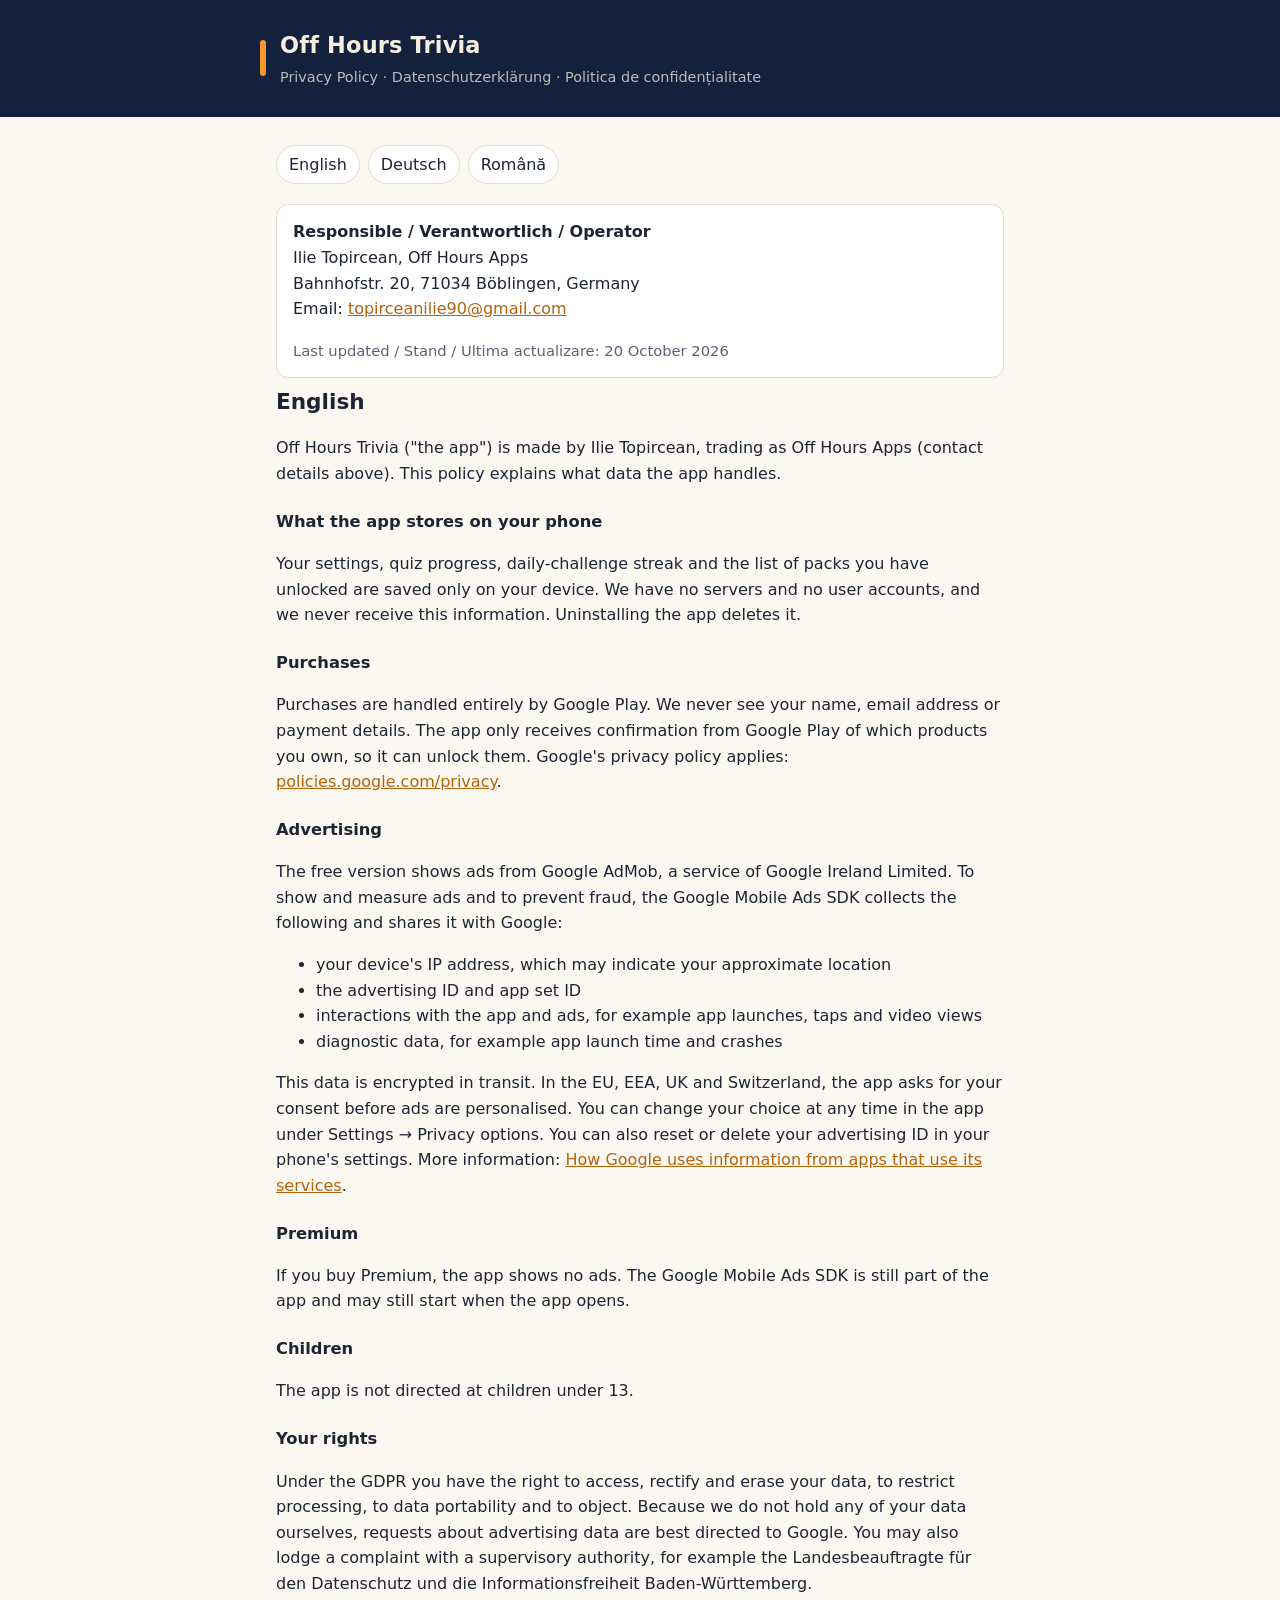
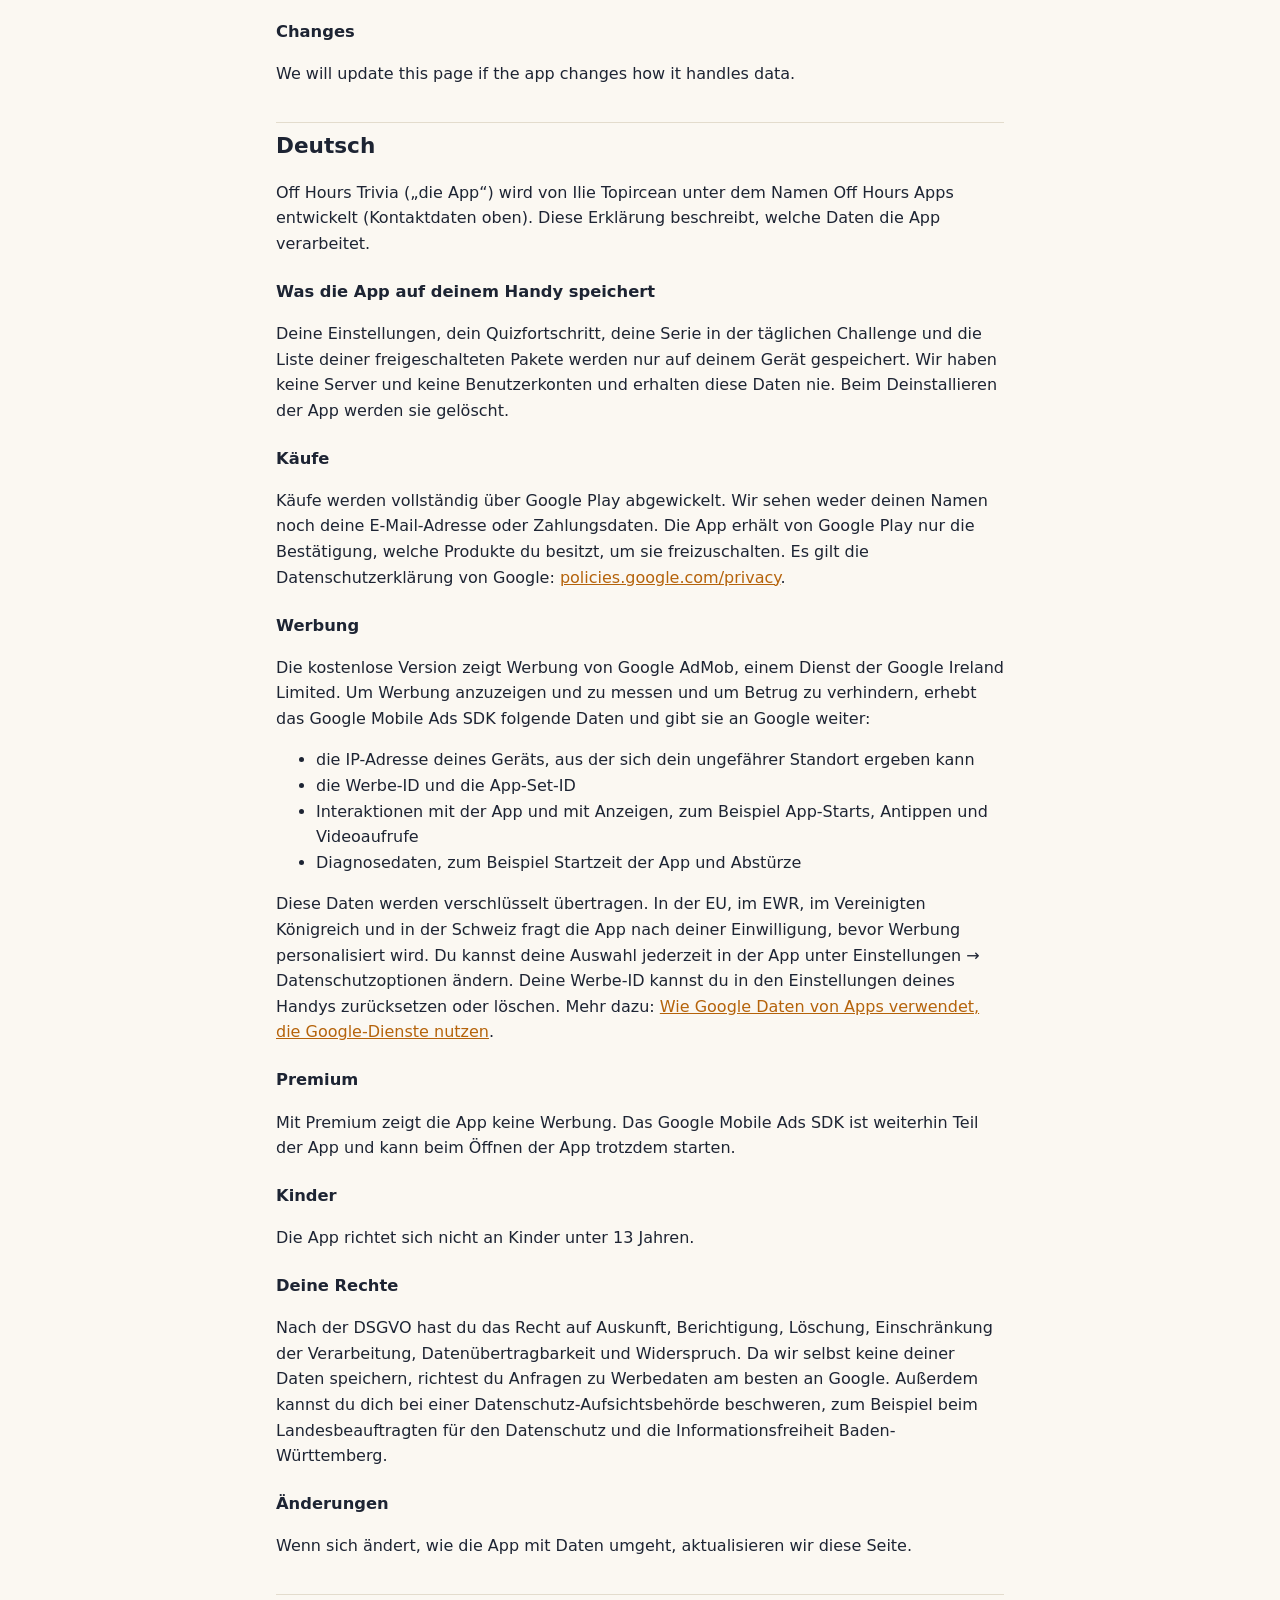
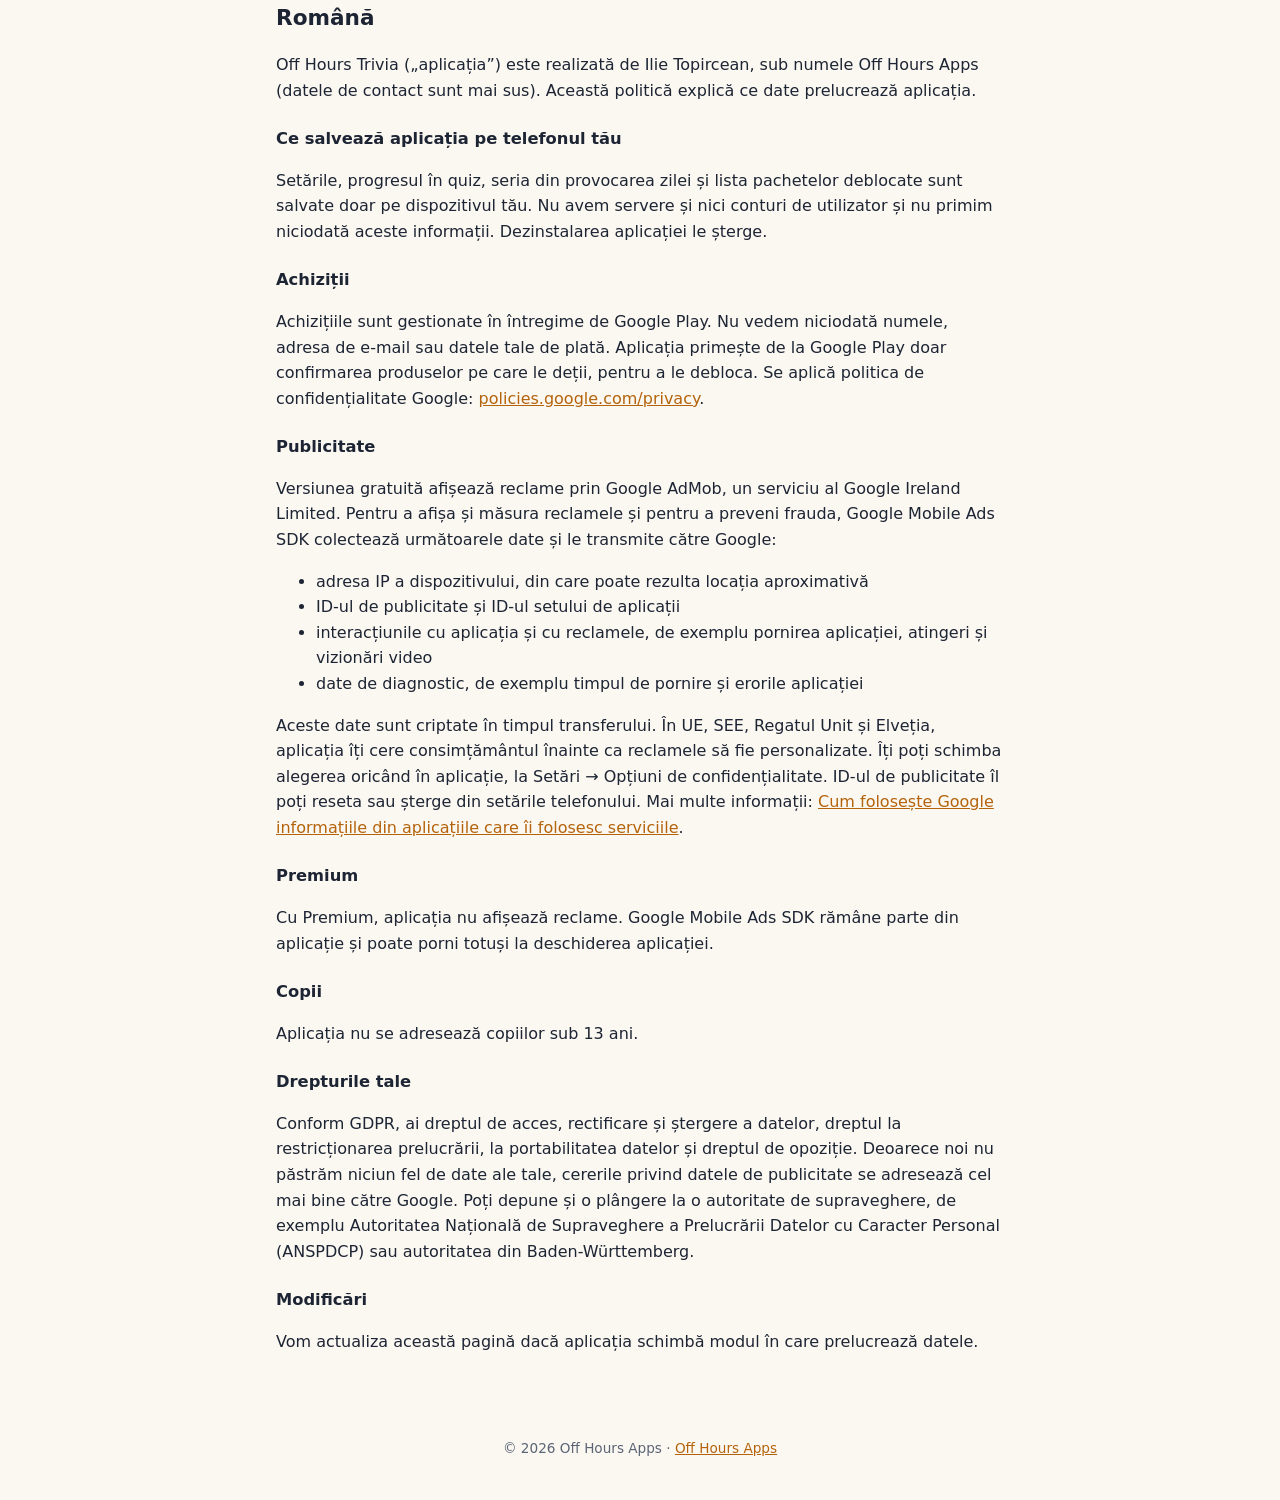
<file: trivia-privacy.html>
<!doctype html>
<html lang="en">
<head>
<meta charset="utf-8">
<meta name="viewport" content="width=device-width, initial-scale=1">
<title>Off Hours Trivia Privacy</title>
<link rel="stylesheet" href="style.css">
</head>
<body>
<header><div class="wrap"><span class="bar"></span><div><h1>Off Hours Trivia</h1><p>Privacy Policy &middot; Datenschutzerklärung &middot; Politica de confidențialitate</p></div></div></header>
<main class="wrap">
<nav class="lang"><a href="#en">English</a><a href="#de">Deutsch</a><a href="#ro">Română</a></nav>

<div class="box">
<strong>Responsible / Verantwortlich / Operator</strong><br>
Ilie Topircean, Off Hours Apps<br>
Bahnhofstr. 20, 71034 Böblingen, Germany<br>
Email: <a href="mailto:topirceanilie90@gmail.com">topirceanilie90@gmail.com</a></p>
<span class="muted">Last updated / Stand / Ultima actualizare: 20 October 2026</span>
</div>

<!-- ============ ENGLISH ============ -->
<h2 id="en">English</h2>
<p>Off Hours Trivia ("the app") is made by Ilie Topircean, trading as Off Hours Apps (contact details above). This policy explains what data the app handles.</p>

<h3>What the app stores on your phone</h3>
<p>Your settings, quiz progress, daily-challenge streak and the list of packs you have unlocked are saved only on your device. We have no servers and no user accounts, and we never receive this information. Uninstalling the app deletes it.</p>

<h3>Purchases</h3>
<p>Purchases are handled entirely by Google Play. We never see your name, email address or payment details. The app only receives confirmation from Google Play of which products you own, so it can unlock them. Google's privacy policy applies: <a href="https://policies.google.com/privacy">policies.google.com/privacy</a>.</p>

<h3>Advertising</h3>
<p>The free version shows ads from Google AdMob, a service of Google Ireland Limited. To show and measure ads and to prevent fraud, the Google Mobile Ads SDK collects the following and shares it with Google:</p>
<ul>
<li>your device's IP address, which may indicate your approximate location</li>
<li>the advertising ID and app set ID</li>
<li>interactions with the app and ads, for example app launches, taps and video views</li>
<li>diagnostic data, for example app launch time and crashes</li>
</ul>
<p>This data is encrypted in transit. In the EU, EEA, UK and Switzerland, the app asks for your consent before ads are personalised. You can change your choice at any time in the app under Settings &rarr; Privacy options. You can also reset or delete your advertising ID in your phone's settings. More information: <a href="https://policies.google.com/technologies/partner-sites">How Google uses information from apps that use its services</a>.</p>

<h3>Premium</h3>
<p>If you buy Premium, the app shows no ads. The Google Mobile Ads SDK is still part of the app and may still start when the app opens.</p>

<h3>Children</h3>
<p>The app is not directed at children under 13.</p>

<h3>Your rights</h3>
<p>Under the GDPR you have the right to access, rectify and erase your data, to restrict processing, to data portability and to object. Because we do not hold any of your data ourselves, requests about advertising data are best directed to Google. You may also lodge a complaint with a supervisory authority, for example the Landesbeauftragte für den Datenschutz und die Informationsfreiheit Baden-Württemberg.</p>

<h3>Changes</h3>
<p>We will update this page if the app changes how it handles data.</p>

<!-- ============ DEUTSCH ============ -->
<h2 id="de">Deutsch</h2>
<p>Off Hours Trivia („die App“) wird von Ilie Topircean unter dem Namen Off Hours Apps entwickelt (Kontaktdaten oben). Diese Erklärung beschreibt, welche Daten die App verarbeitet.</p>

<h3>Was die App auf deinem Handy speichert</h3>
<p>Deine Einstellungen, dein Quizfortschritt, deine Serie in der täglichen Challenge und die Liste deiner freigeschalteten Pakete werden nur auf deinem Gerät gespeichert. Wir haben keine Server und keine Benutzerkonten und erhalten diese Daten nie. Beim Deinstallieren der App werden sie gelöscht.</p>

<h3>Käufe</h3>
<p>Käufe werden vollständig über Google Play abgewickelt. Wir sehen weder deinen Namen noch deine E-Mail-Adresse oder Zahlungsdaten. Die App erhält von Google Play nur die Bestätigung, welche Produkte du besitzt, um sie freizuschalten. Es gilt die Datenschutzerklärung von Google: <a href="https://policies.google.com/privacy?hl=de">policies.google.com/privacy</a>.</p>

<h3>Werbung</h3>
<p>Die kostenlose Version zeigt Werbung von Google AdMob, einem Dienst der Google Ireland Limited. Um Werbung anzuzeigen und zu messen und um Betrug zu verhindern, erhebt das Google Mobile Ads SDK folgende Daten und gibt sie an Google weiter:</p>
<ul>
<li>die IP-Adresse deines Geräts, aus der sich dein ungefährer Standort ergeben kann</li>
<li>die Werbe-ID und die App-Set-ID</li>
<li>Interaktionen mit der App und mit Anzeigen, zum Beispiel App-Starts, Antippen und Videoaufrufe</li>
<li>Diagnosedaten, zum Beispiel Startzeit der App und Abstürze</li>
</ul>
<p>Diese Daten werden verschlüsselt übertragen. In der EU, im EWR, im Vereinigten Königreich und in der Schweiz fragt die App nach deiner Einwilligung, bevor Werbung personalisiert wird. Du kannst deine Auswahl jederzeit in der App unter Einstellungen &rarr; Datenschutzoptionen ändern. Deine Werbe-ID kannst du in den Einstellungen deines Handys zurücksetzen oder löschen. Mehr dazu: <a href="https://policies.google.com/technologies/partner-sites?hl=de">Wie Google Daten von Apps verwendet, die Google-Dienste nutzen</a>.</p>

<h3>Premium</h3>
<p>Mit Premium zeigt die App keine Werbung. Das Google Mobile Ads SDK ist weiterhin Teil der App und kann beim Öffnen der App trotzdem starten.</p>

<h3>Kinder</h3>
<p>Die App richtet sich nicht an Kinder unter 13 Jahren.</p>

<h3>Deine Rechte</h3>
<p>Nach der DSGVO hast du das Recht auf Auskunft, Berichtigung, Löschung, Einschränkung der Verarbeitung, Datenübertragbarkeit und Widerspruch. Da wir selbst keine deiner Daten speichern, richtest du Anfragen zu Werbedaten am besten an Google. Außerdem kannst du dich bei einer Datenschutz-Aufsichtsbehörde beschweren, zum Beispiel beim Landesbeauftragten für den Datenschutz und die Informationsfreiheit Baden-Württemberg.</p>

<h3>Änderungen</h3>
<p>Wenn sich ändert, wie die App mit Daten umgeht, aktualisieren wir diese Seite.</p>

<!-- ============ ROMÂNĂ ============ -->
<h2 id="ro">Română</h2>
<p>Off Hours Trivia („aplicația”) este realizată de Ilie Topircean, sub numele Off Hours Apps (datele de contact sunt mai sus). Această politică explică ce date prelucrează aplicația.</p>

<h3>Ce salvează aplicația pe telefonul tău</h3>
<p>Setările, progresul în quiz, seria din provocarea zilei și lista pachetelor deblocate sunt salvate doar pe dispozitivul tău. Nu avem servere și nici conturi de utilizator și nu primim niciodată aceste informații. Dezinstalarea aplicației le șterge.</p>

<h3>Achiziții</h3>
<p>Achizițiile sunt gestionate în întregime de Google Play. Nu vedem niciodată numele, adresa de e-mail sau datele tale de plată. Aplicația primește de la Google Play doar confirmarea produselor pe care le deții, pentru a le debloca. Se aplică politica de confidențialitate Google: <a href="https://policies.google.com/privacy?hl=ro">policies.google.com/privacy</a>.</p>

<h3>Publicitate</h3>
<p>Versiunea gratuită afișează reclame prin Google AdMob, un serviciu al Google Ireland Limited. Pentru a afișa și măsura reclamele și pentru a preveni frauda, Google Mobile Ads SDK colectează următoarele date și le transmite către Google:</p>
<ul>
<li>adresa IP a dispozitivului, din care poate rezulta locația aproximativă</li>
<li>ID-ul de publicitate și ID-ul setului de aplicații</li>
<li>interacțiunile cu aplicația și cu reclamele, de exemplu pornirea aplicației, atingeri și vizionări video</li>
<li>date de diagnostic, de exemplu timpul de pornire și erorile aplicației</li>
</ul>
<p>Aceste date sunt criptate în timpul transferului. În UE, SEE, Regatul Unit și Elveția, aplicația îți cere consimțământul înainte ca reclamele să fie personalizate. Îți poți schimba alegerea oricând în aplicație, la Setări &rarr; Opțiuni de confidențialitate. ID-ul de publicitate îl poți reseta sau șterge din setările telefonului. Mai multe informații: <a href="https://policies.google.com/technologies/partner-sites?hl=ro">Cum folosește Google informațiile din aplicațiile care îi folosesc serviciile</a>.</p>

<h3>Premium</h3>
<p>Cu Premium, aplicația nu afișează reclame. Google Mobile Ads SDK rămâne parte din aplicație și poate porni totuși la deschiderea aplicației.</p>

<h3>Copii</h3>
<p>Aplicația nu se adresează copiilor sub 13 ani.</p>

<h3>Drepturile tale</h3>
<p>Conform GDPR, ai dreptul de acces, rectificare și ștergere a datelor, dreptul la restricționarea prelucrării, la portabilitatea datelor și dreptul de opoziție. Deoarece noi nu păstrăm niciun fel de date ale tale, cererile privind datele de publicitate se adresează cel mai bine către Google. Poți depune și o plângere la o autoritate de supraveghere, de exemplu Autoritatea Națională de Supraveghere a Prelucrării Datelor cu Caracter Personal (ANSPDCP) sau autoritatea din Baden-Württemberg.</p>

<h3>Modificări</h3>
<p>Vom actualiza această pagină dacă aplicația schimbă modul în care prelucrează datele.</p>
</main>
<footer>&copy; 2026 Off Hours Apps &middot; <a href="index.html">Off Hours Apps</a></footer>
</body>
</html>
</file>
<file: style.css>
:root{--navy:#14213d;--cream:#f6efe1;--orange:#f2992e;--ink:#1d2433;--muted:#5b6475;--line:#e3dccd;--bg:#fbf8f2}
*{box-sizing:border-box}
body{margin:0;background:var(--bg);color:var(--ink);font:16px/1.6 system-ui,-apple-system,"Segoe UI",Roboto,sans-serif}
header{background:var(--navy);color:var(--cream);padding:28px 16px}
header .wrap{display:flex;align-items:center;gap:14px}
header .bar{width:6px;height:36px;background:var(--orange);border-radius:3px}
header h1{margin:0;font-size:1.4rem;letter-spacing:.2px}
header p{margin:2px 0 0;color:var(--cream);opacity:.75;font-size:.9rem}
.wrap{max-width:760px;margin:0 auto}
main{padding:28px 16px 48px}
h2{font-size:1.35rem;margin:2.2rem 0 .6rem;padding-top:.4rem;border-top:1px solid var(--line)}
h2:first-of-type{border-top:0;margin-top:0}
h3{font-size:1.02rem;margin:1.4rem 0 .3rem}
p,li{color:var(--ink)}
.muted{color:var(--muted);font-size:.92rem}
a{color:#b5630b}
nav.lang{display:flex;gap:8px;flex-wrap:wrap;margin:0 0 20px}
nav.lang a{padding:6px 12px;border:1px solid var(--line);border-radius:999px;text-decoration:none;color:var(--ink);background:#fff}
.box{background:#fff;border:1px solid var(--line);border-radius:12px;padding:14px 16px}
.card{display:block;background:#fff;border:1px solid var(--line);border-radius:14px;padding:16px;text-decoration:none;color:var(--ink);margin:12px 0}
.card strong{display:block;font-size:1.05rem}
footer{padding:20px 16px 40px;color:var(--muted);font-size:.85rem;text-align:center}
</file>
